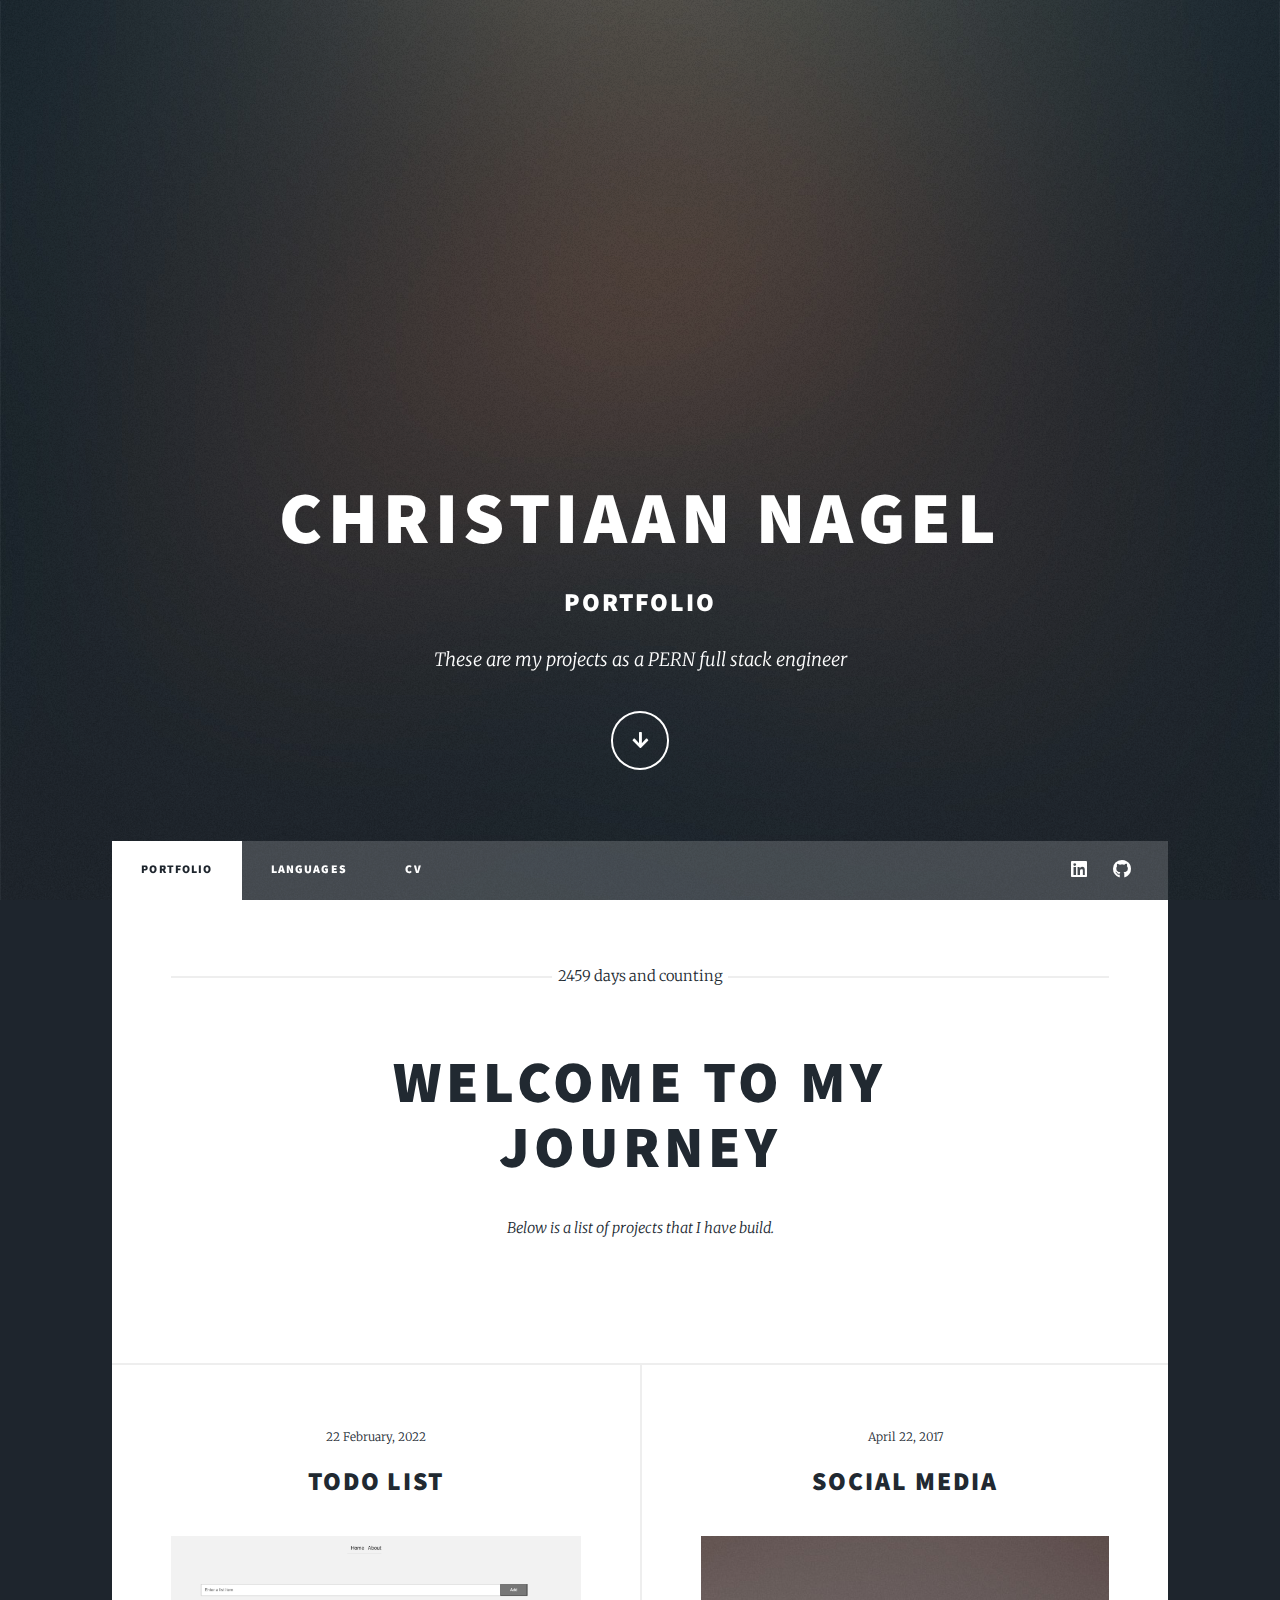
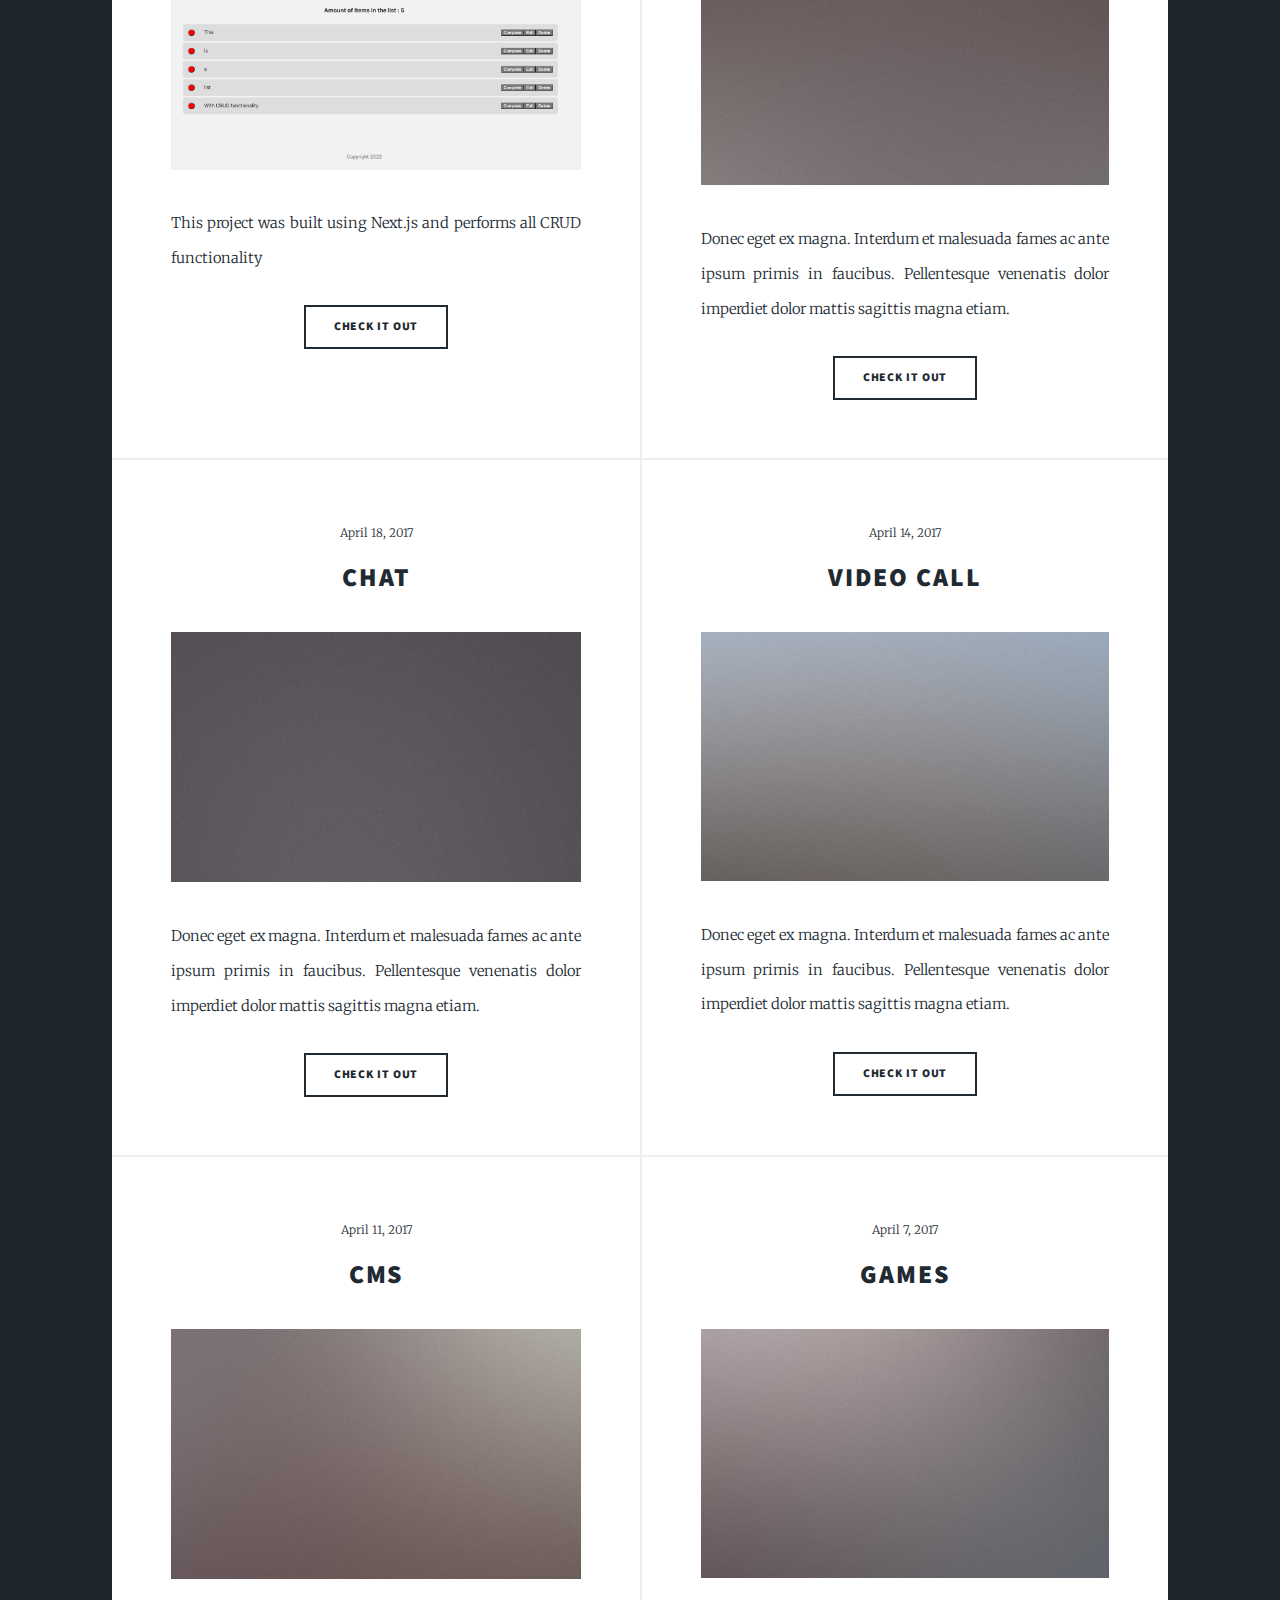
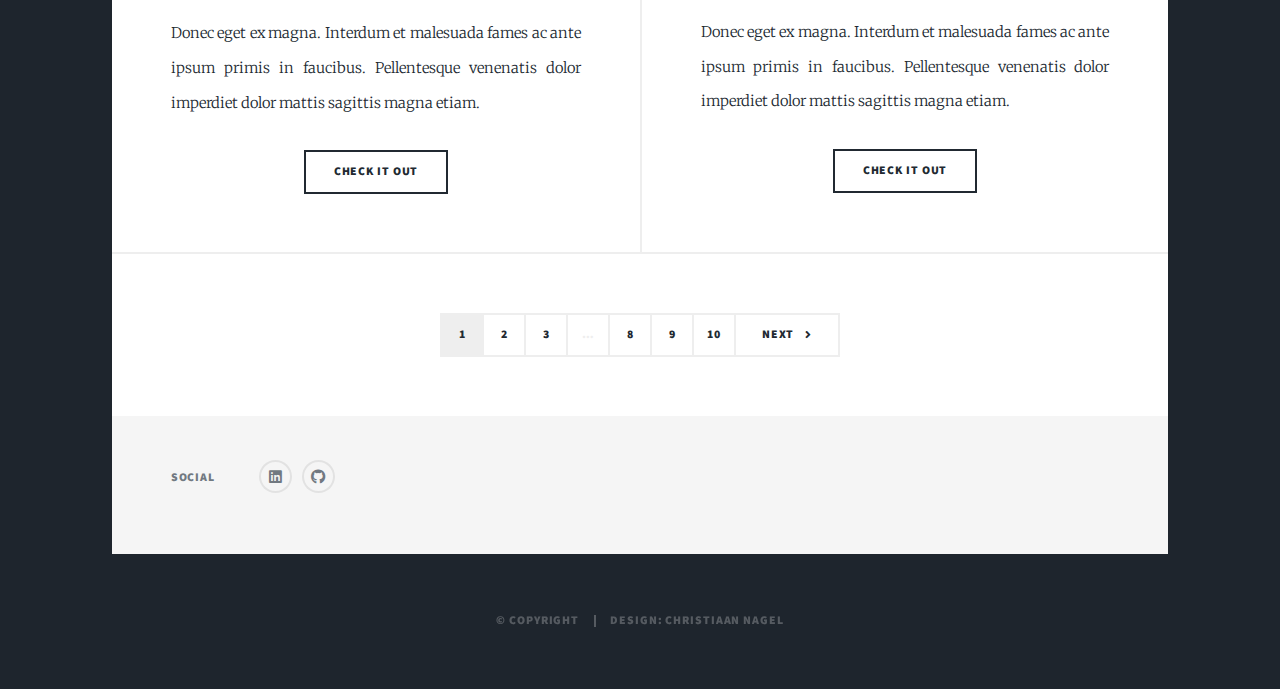
<file: index.html>
<!DOCTYPE HTML>

<html>
	<head>
		<title>Christiaan Nagel's Portfolio</title>
		<meta charset="utf-8" />
		<meta name="viewport" content="width=device-width, initial-scale=1, user-scalable=no" />
		<link rel="stylesheet" href="assets/css/main.css" />
		<noscript><link rel="stylesheet" href="assets/css/noscript.css" /></noscript>
	</head>
	<body class="is-preload">

		<!-- Wrapper -->
			<div id="wrapper" class="fade-in">

				<!-- Intro -->
					<div id="intro">
						<h1>CHristiaan Nagel</h1>
						<h2>Portfolio</h2>
						<p>These are my projects as a <em>PERN</em> full stack engineer</p>
						<ul class="actions">
							<li><a href="#header" class="button icon solid solo fa-arrow-down scrolly">Continue</a></li>
						</ul>
					</div>

				<!-- Header -->
					<header id="header">
						<a href="index.html" class="logo">My Portfolio</a>
					</header>

				<!-- Nav -->
					<nav id="nav">
						<ul class="links">
							<li class="active"><a href="index.html">Portfolio</a></li>
							<li><a href="generic.html">Languages</a></li>
							<li><a href="elements.html">CV</a></li>
						</ul>
						<ul class="icons">
							<li><a href="#" class="icon brands fa-linkedin"><span class="label">LinkedIn</span></a></li>
							<li><a href="#" class="icon brands fa-github"><span class="label">GitHub</span></a></li>
						</ul>
					</nav>

				<!-- Main -->
					<div id="main">

						<!-- Featured Post -->
							<article class="post featured">
								<header class="major">
								
									<script >
										window.onload = function() {
										const oneDay = 24 * 60 * 60 * 1000; // hours*minutes*seconds*milliseconds
										const firstDate = new Date(2019, 09, 30);
										const secondDate = new Date();

										const diffDays = Math.round(Math.abs((firstDate - secondDate) / oneDay));
										console.log(diffDays);
										document.getElementById('totalDays').innerHTML =  `${diffDays} days and counting`;
										}
									</script>
									<span class="date" id="totalDays"></span>
									<h2><a href="#">Welcome to my<br />
									journey</a></h2>
									<p>Below is a list of projects that I have build.</p>
								</header>
							</article>

						<!-- Posts -->
							<section class="posts">
								<article>
									<header>
										<span class="date">22 February, 2022</span>
										<h2><a href="https://christiaan-nagel-christiaannagel.vercel.app/">Todo List</a></h2>
									</header>
									<a href="https://christiaan-nagel-christiaannagel.vercel.app/" class="image fit"><img src="./images/Screenshot 2022-02-22 at 19.13.45.png" alt="" /></a>
									<p>This project was built using Next.js and performs all CRUD functionality</p>
									<ul class="actions special">
										<li><a href="https://christiaan-nagel-christiaannagel.vercel.app/" class="button">Check it out</a></li>
									</ul>
								</article>
								<article>
									<header>
										<span class="date">April 22, 2017</span>
										<h2><a href="#">Social media</a></h2>
									</header>
									<a href="#" class="image fit"><img src="images/pic03.jpg" alt="" /></a>
									<p>Donec eget ex magna. Interdum et malesuada fames ac ante ipsum primis in faucibus. Pellentesque venenatis dolor imperdiet dolor mattis sagittis magna etiam.</p>
									<ul class="actions special">
										<li><a href="#" class="button">Check it out</a></li>
									</ul>
								</article>
								<article>
									<header>
										<span class="date">April 18, 2017</span>
										<h2><a href="#">Chat</a></h2>
									</header>
									<a href="#" class="image fit"><img src="images/pic04.jpg" alt="" /></a>
									<p>Donec eget ex magna. Interdum et malesuada fames ac ante ipsum primis in faucibus. Pellentesque venenatis dolor imperdiet dolor mattis sagittis magna etiam.</p>
									<ul class="actions special">
										<li><a href="#" class="button">Check it out</a></li>
									</ul>
								</article>
								<article>
									<header>
										<span class="date">April 14, 2017</span>
										<h2><a href="#">Video Call</a></h2>
									</header>
									<a href="#" class="image fit"><img src="images/pic05.jpg" alt="" /></a>
									<p>Donec eget ex magna. Interdum et malesuada fames ac ante ipsum primis in faucibus. Pellentesque venenatis dolor imperdiet dolor mattis sagittis magna etiam.</p>
									<ul class="actions special">
										<li><a href="#" class="button">Check it out</a></li>
									</ul>
								</article>
								<article>
									<header>
										<span class="date">April 11, 2017</span>
										<h2><a href="#">CMS</a></h2>
									</header>
									<a href="#" class="image fit"><img src="images/pic06.jpg" alt="" /></a>
									<p>Donec eget ex magna. Interdum et malesuada fames ac ante ipsum primis in faucibus. Pellentesque venenatis dolor imperdiet dolor mattis sagittis magna etiam.</p>
									<ul class="actions special">
										<li><a href="#" class="button">Check it out</a></li>
									</ul>
								</article>
								<article>
									<header>
										<span class="date">April 7, 2017</span>
										<h2><a href="#">Games</a></h2>
									</header>
									<a href="#" class="image fit"><img src="images/pic07.jpg" alt="" /></a>
									<p>Donec eget ex magna. Interdum et malesuada fames ac ante ipsum primis in faucibus. Pellentesque venenatis dolor imperdiet dolor mattis sagittis magna etiam.</p>
									<ul class="actions special">
										<li><a href="#" class="button">Check it out</a></li>
									</ul>
								</article>
							</section>

						<!-- Footer -->
							<footer>
								<div class="pagination">
									<!--<a href="#" class="previous">Prev</a>-->
									<a href="#" class="page active">1</a>
									<a href="#" class="page">2</a>
									<a href="#" class="page">3</a>
									<span class="extra">&hellip;</span>
									<a href="#" class="page">8</a>
									<a href="#" class="page">9</a>
									<a href="#" class="page">10</a>
									<a href="#" class="next">Next</a>
								</div>
							</footer>

					</div>

				<!-- Footer -->
					<footer id="footer">
								<section class="split contact">
									<section>
										<h3>Social</h3>
										<ul class="icons alt">
											<li><a href="#" class="icon brands alt fa-linkedin"><span class="label">LinkedIn</span></a></li>
											<li><a href="#" class="icon brands alt fa-github"><span class="label">GitHub</span></a></li>
										</ul>
									</section>
								</section>
					</footer>

				<!-- Copyright -->
					<div id="copyright">
						<ul><li>&copy; Copyright</li><li>Design: Christiaan Nagel</li></ul>
					</div>

			</div>

		<!-- Scripts -->
			<script src="assets/js/jquery.min.js"></script>
			<script src="assets/js/jquery.scrollex.min.js"></script>
			<script src="assets/js/jquery.scrolly.min.js"></script>
			<script src="assets/js/browser.min.js"></script>
			<script src="assets/js/breakpoints.min.js"></script>
			<script src="assets/js/util.js"></script>
			<script src="assets/js/main.js"></script>

	</body>
</html>
</file>
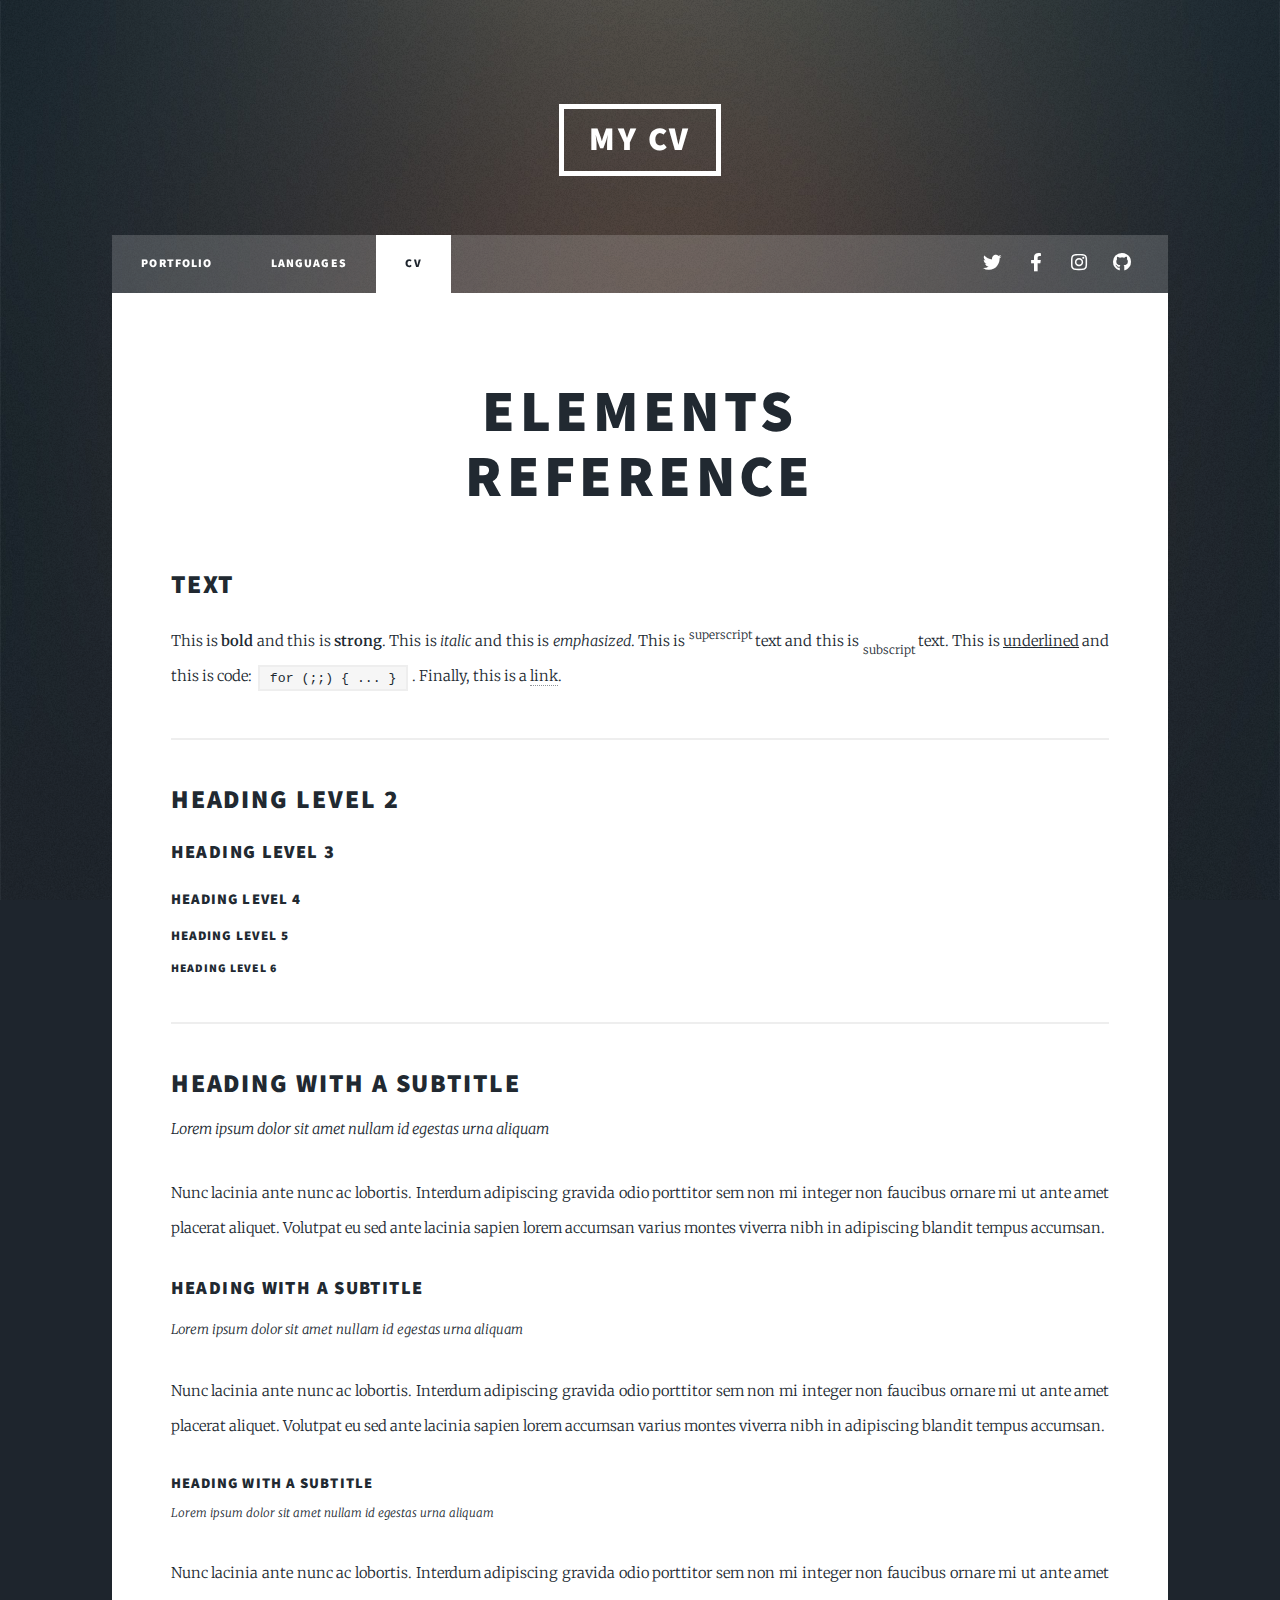
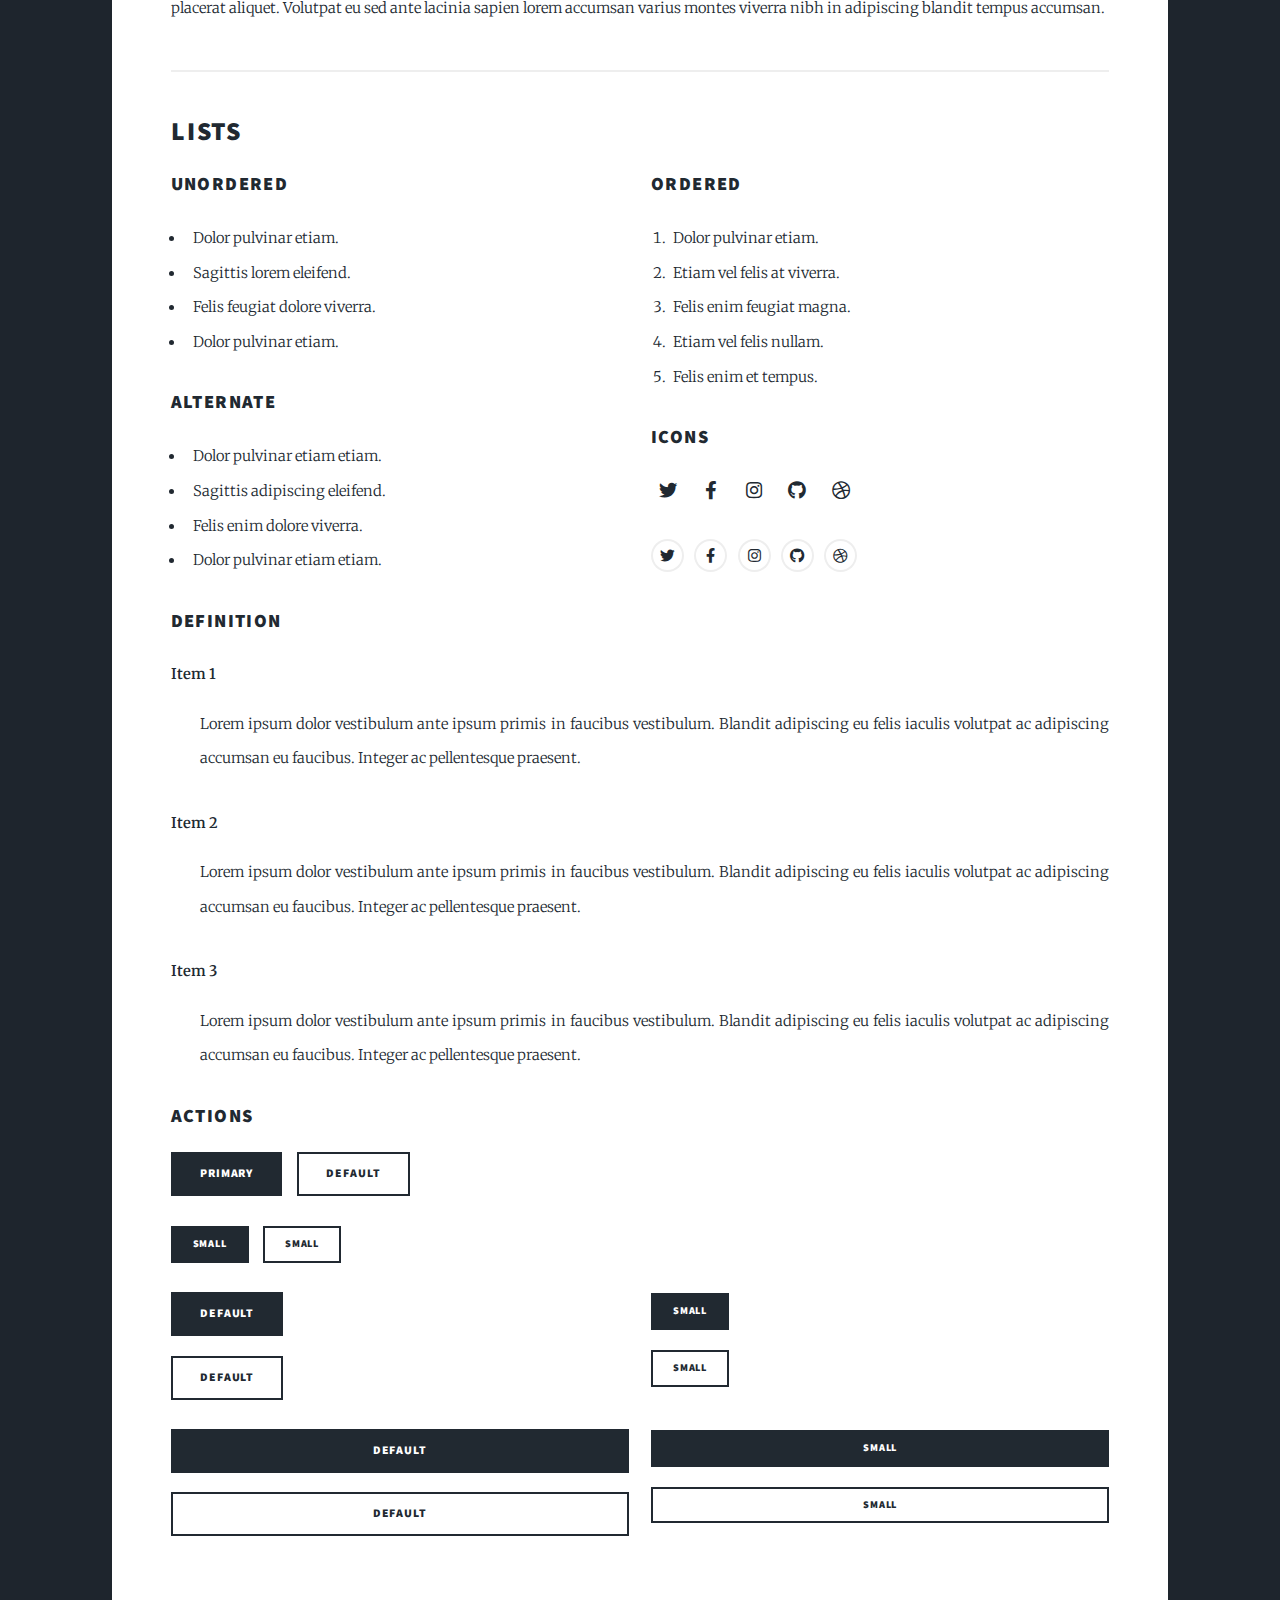
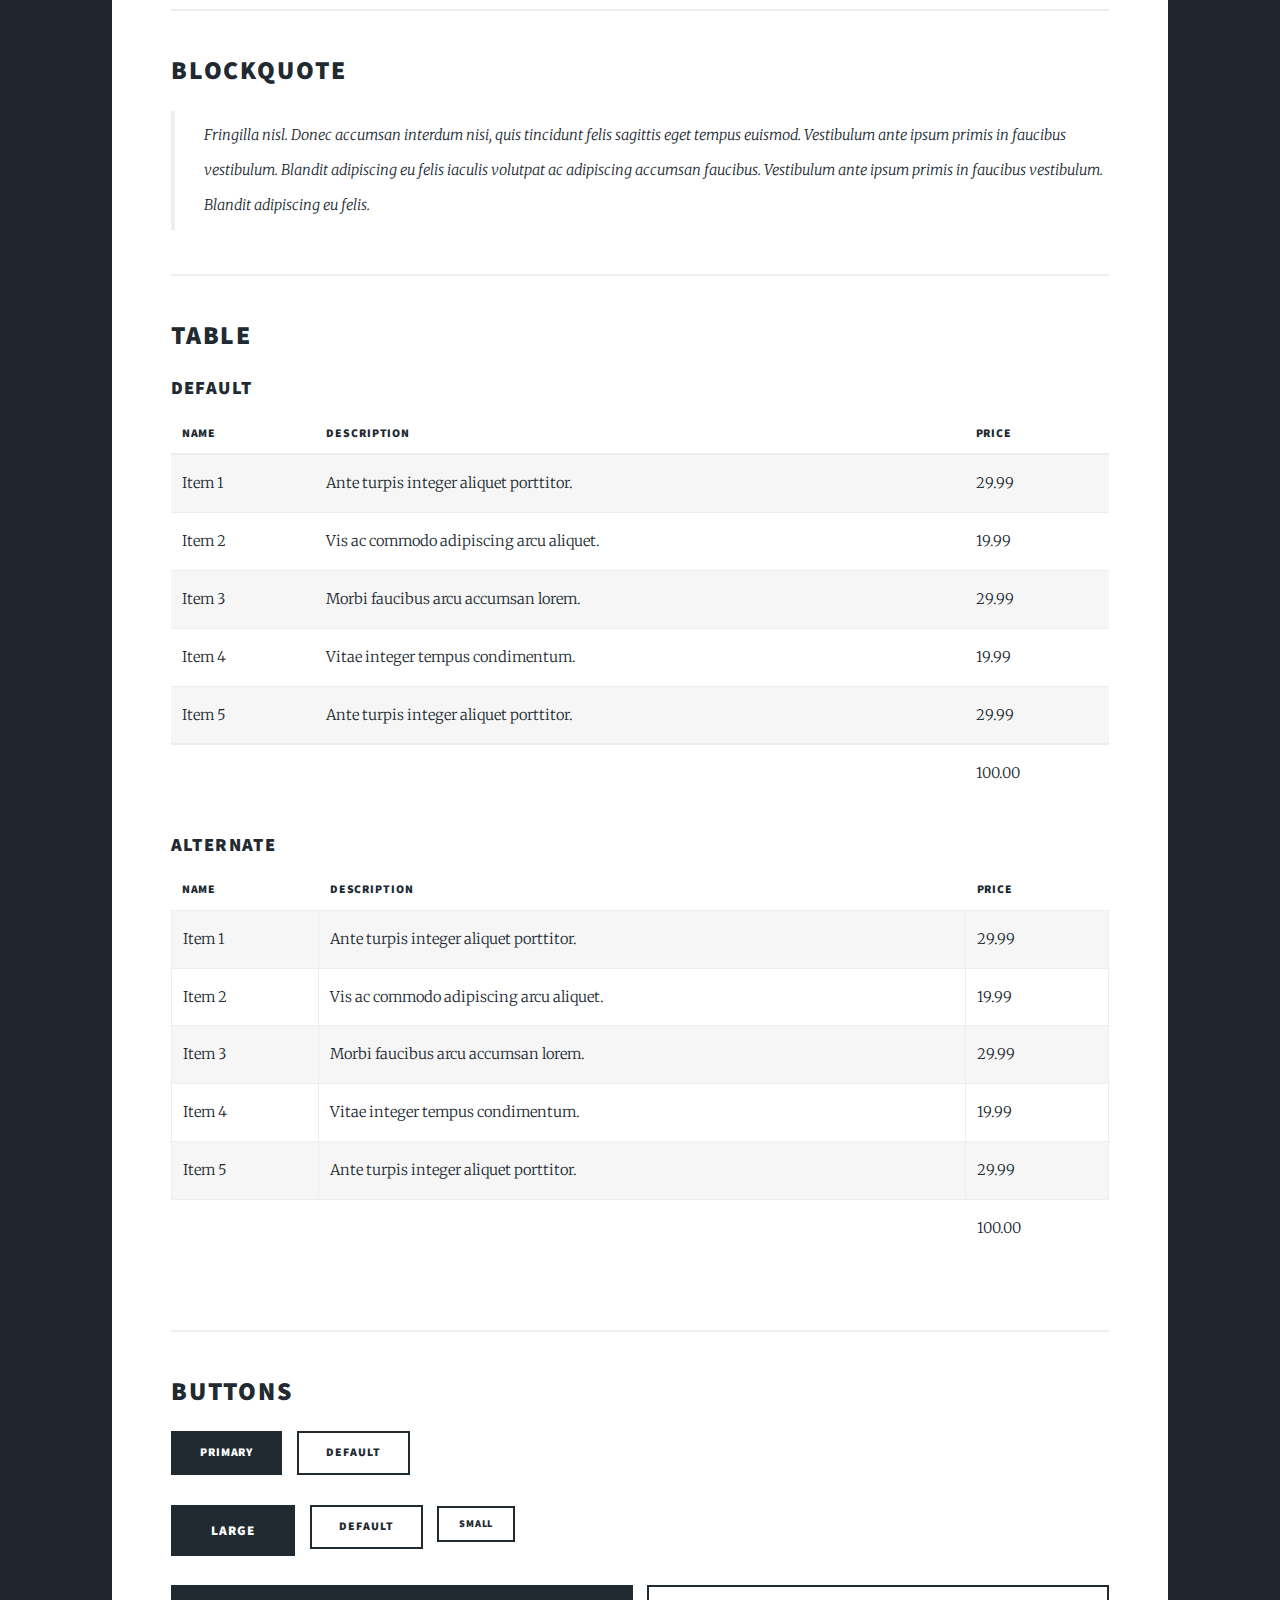
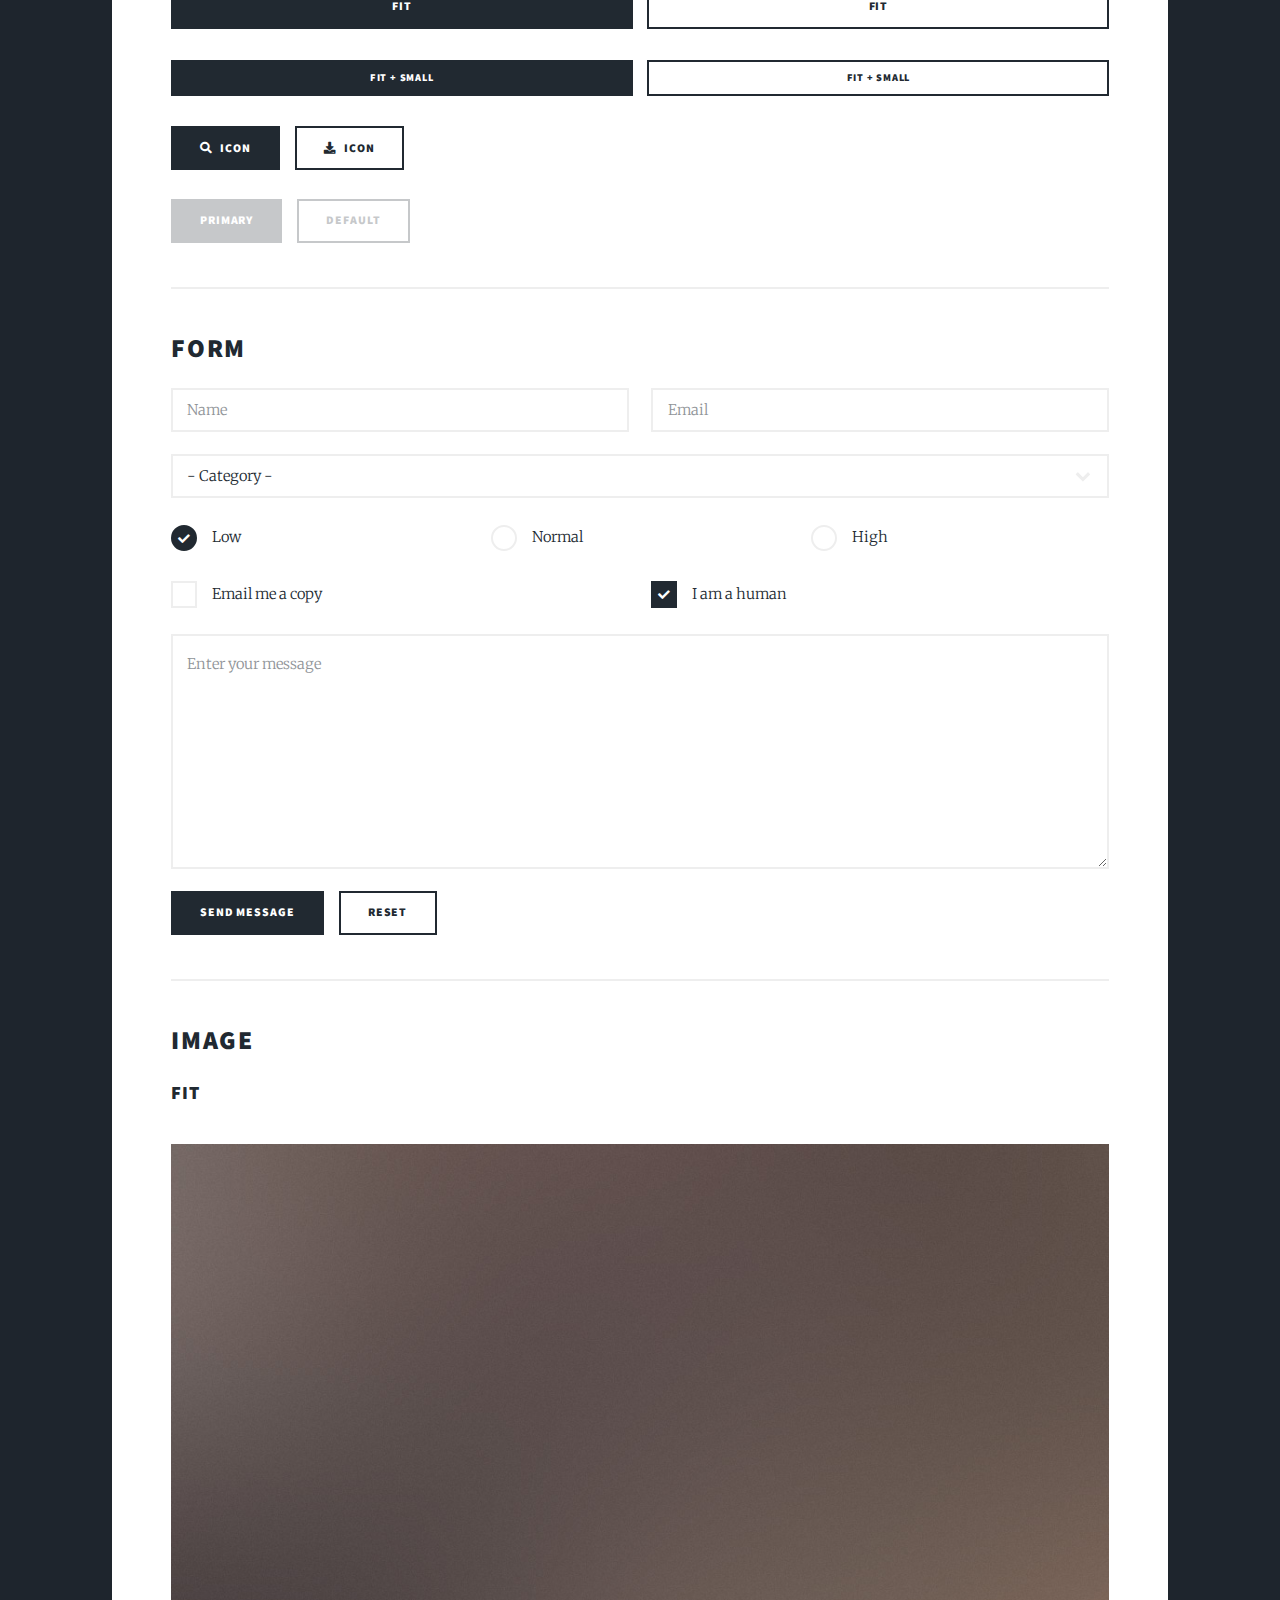
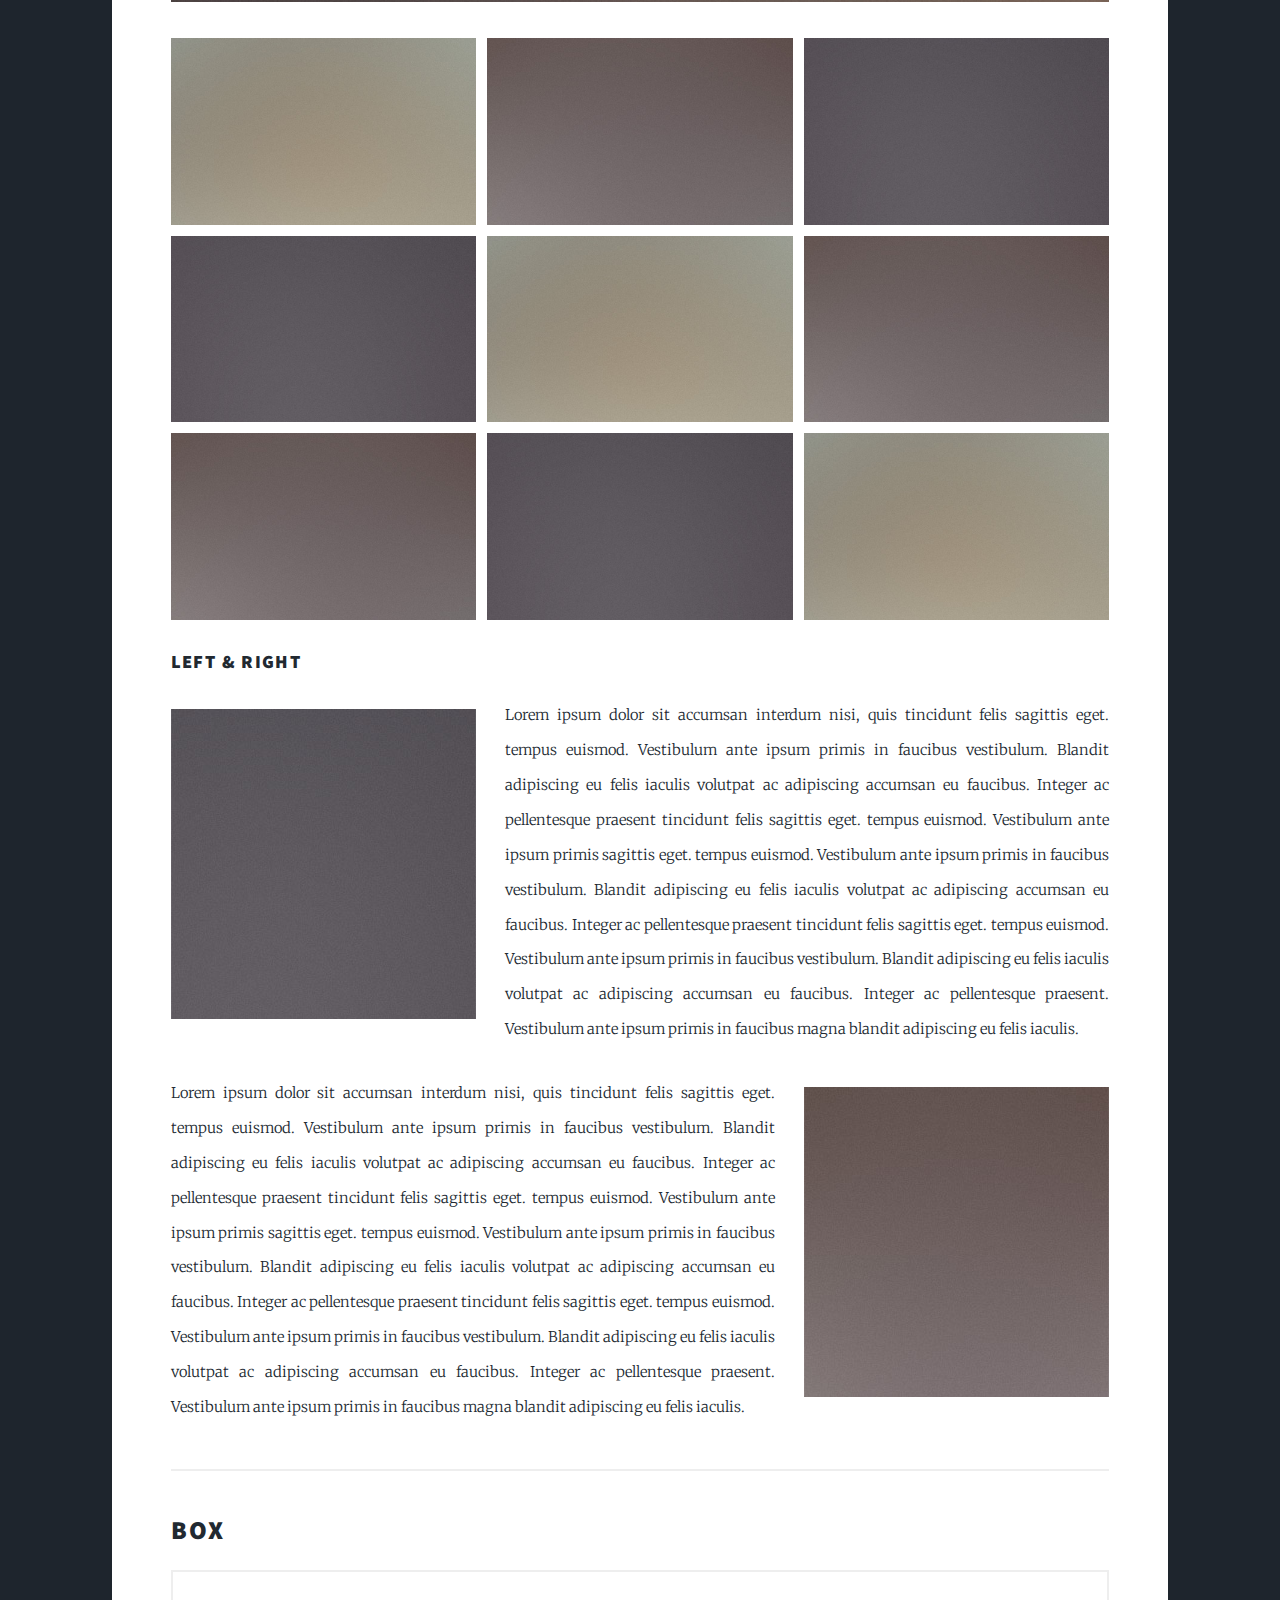
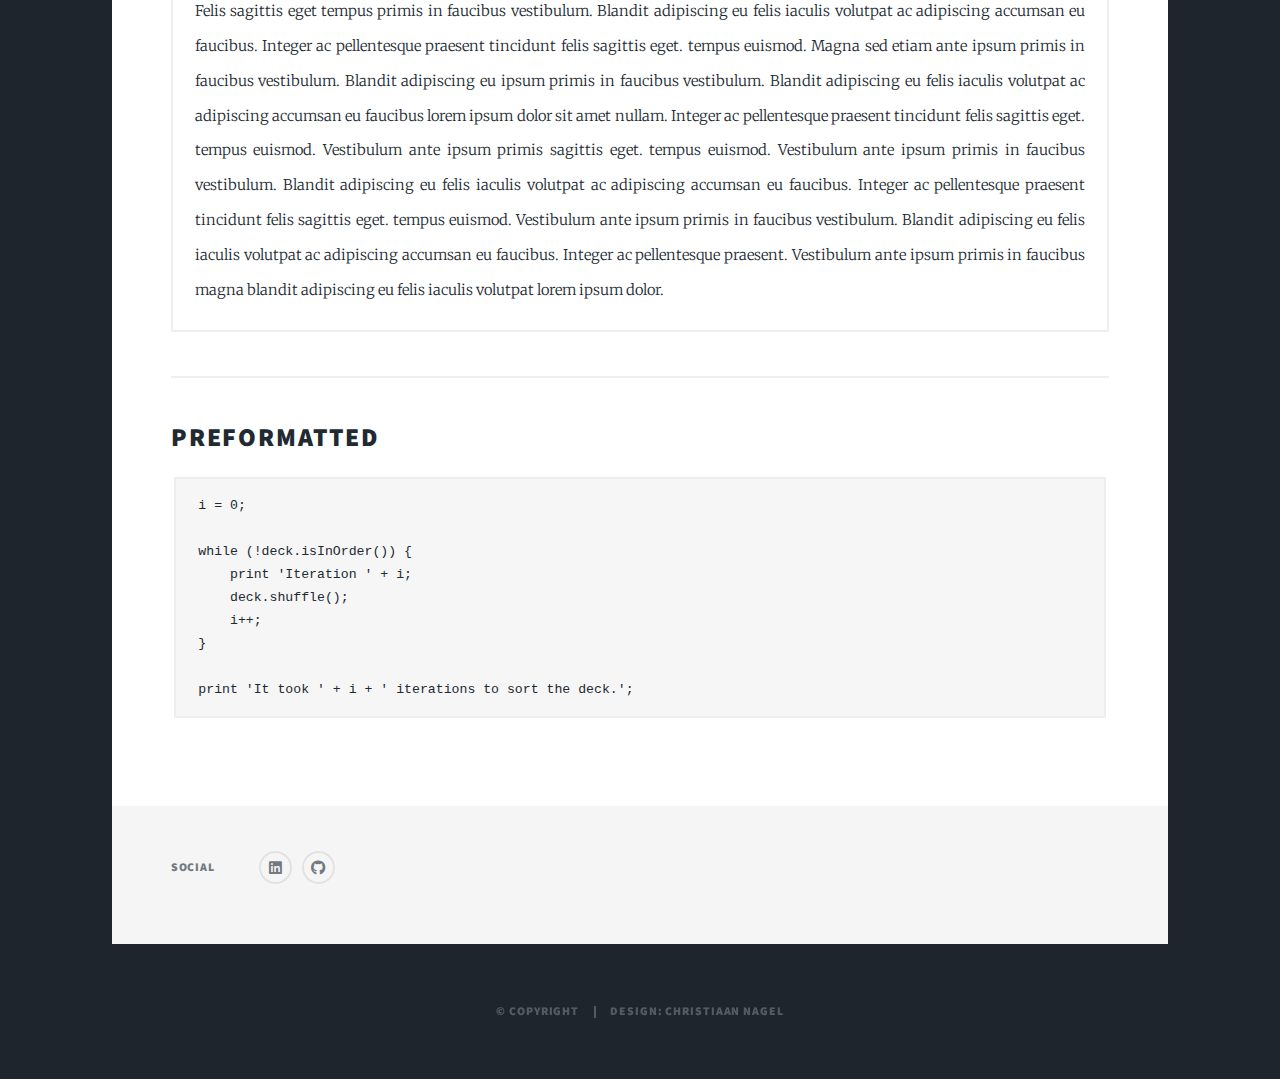
<file: elements.html>
<!DOCTYPE HTML>
<!--
	Massively by HTML5 UP
	html5up.net | @ajlkn
	Free for personal and commercial use under the CCA 3.0 license (html5up.net/license)
-->
<html>
	<head>
		<title>Elements Reference - Massively by HTML5 UP</title>
		<meta charset="utf-8" />
		<meta name="viewport" content="width=device-width, initial-scale=1, user-scalable=no" />
		<link rel="stylesheet" href="assets/css/main.css" />
		<noscript><link rel="stylesheet" href="assets/css/noscript.css" /></noscript>
	</head>
	<body class="is-preload">

		<!-- Wrapper -->
			<div id="wrapper">

				<!-- Header -->
					<header id="header">
						<a href="index.html" class="logo">My CV</a>
					</header>

				<!-- Nav -->
					<nav id="nav">
						<ul class="links">
							<li><a href="index.html">Portfolio</a></li>
							<li><a href="generic.html">Languages</a></li>
							<li class="active"><a href="elements.html">CV</a></li>
						</ul>
						<ul class="icons">
							<li><a href="#" class="icon brands fa-twitter"><span class="label">Twitter</span></a></li>
							<li><a href="#" class="icon brands fa-facebook-f"><span class="label">Facebook</span></a></li>
							<li><a href="#" class="icon brands fa-instagram"><span class="label">Instagram</span></a></li>
							<li><a href="#" class="icon brands fa-github"><span class="label">GitHub</span></a></li>
						</ul>
					</nav>

				<!-- Main -->
					<div id="main">

						<!-- Post -->
							<section class="post">
								<header class="major">
									<h1>Elements<br />
									Reference</h1>
								</header>

								<!-- Text stuff -->
									<h2>Text</h2>
									<p>This is <b>bold</b> and this is <strong>strong</strong>. This is <i>italic</i> and this is <em>emphasized</em>.
									This is <sup>superscript</sup> text and this is <sub>subscript</sub> text.
									This is <u>underlined</u> and this is code: <code>for (;;) { ... }</code>.
									Finally, this is a <a href="#">link</a>.</p>
									<hr />
									<h2>Heading Level 2</h2>
									<h3>Heading Level 3</h3>
									<h4>Heading Level 4</h4>
									<h5>Heading Level 5</h5>
									<h6>Heading Level 6</h6>
									<hr />
									<header>
										<h2>Heading with a Subtitle</h2>
										<p>Lorem ipsum dolor sit amet nullam id egestas urna aliquam</p>
									</header>
									<p>Nunc lacinia ante nunc ac lobortis. Interdum adipiscing gravida odio porttitor sem non mi integer non faucibus ornare mi ut ante amet placerat aliquet. Volutpat eu sed ante lacinia sapien lorem accumsan varius montes viverra nibh in adipiscing blandit tempus accumsan.</p>
									<header>
										<h3>Heading with a Subtitle</h3>
										<p>Lorem ipsum dolor sit amet nullam id egestas urna aliquam</p>
									</header>
									<p>Nunc lacinia ante nunc ac lobortis. Interdum adipiscing gravida odio porttitor sem non mi integer non faucibus ornare mi ut ante amet placerat aliquet. Volutpat eu sed ante lacinia sapien lorem accumsan varius montes viverra nibh in adipiscing blandit tempus accumsan.</p>
									<header>
										<h4>Heading with a Subtitle</h4>
										<p>Lorem ipsum dolor sit amet nullam id egestas urna aliquam</p>
									</header>
									<p>Nunc lacinia ante nunc ac lobortis. Interdum adipiscing gravida odio porttitor sem non mi integer non faucibus ornare mi ut ante amet placerat aliquet. Volutpat eu sed ante lacinia sapien lorem accumsan varius montes viverra nibh in adipiscing blandit tempus accumsan.</p>

									<hr />

								<!-- Lists -->
									<h2>Lists</h2>
									<div class="row">
										<div class="col-6 col-12-small">

											<h3>Unordered</h3>
											<ul>
												<li>Dolor pulvinar etiam.</li>
												<li>Sagittis lorem eleifend.</li>
												<li>Felis feugiat dolore viverra.</li>
												<li>Dolor pulvinar etiam.</li>
											</ul>

											<h3>Alternate</h3>
											<ul class="alt">
												<li>Dolor pulvinar etiam etiam.</li>
												<li>Sagittis adipiscing eleifend.</li>
												<li>Felis enim dolore viverra.</li>
												<li>Dolor pulvinar etiam etiam.</li>
											</ul>

										</div>
										<div class="col-6 col-12-small">

											<h3>Ordered</h3>
											<ol>
												<li>Dolor pulvinar etiam.</li>
												<li>Etiam vel felis at viverra.</li>
												<li>Felis enim feugiat magna.</li>
												<li>Etiam vel felis nullam.</li>
												<li>Felis enim et tempus.</li>
											</ol>

											<h3>Icons</h3>
											<ul class="icons">
												<li><a href="#" class="icon brands fa-twitter"><span class="label">Twitter</span></a></li>
												<li><a href="#" class="icon brands fa-facebook-f"><span class="label">Facebook</span></a></li>
												<li><a href="#" class="icon brands fa-instagram"><span class="label">Instagram</span></a></li>
												<li><a href="#" class="icon brands fa-github"><span class="label">Github</span></a></li>
												<li><a href="#" class="icon brands fa-dribbble"><span class="label">Dribbble</span></a></li>
											</ul>
											<ul class="icons alt">
												<li><a href="#" class="icon brands alt fa-twitter"><span class="label">Twitter</span></a></li>
												<li><a href="#" class="icon brands alt fa-facebook-f"><span class="label">Facebook</span></a></li>
												<li><a href="#" class="icon brands alt fa-instagram"><span class="label">Instagram</span></a></li>
												<li><a href="#" class="icon brands alt fa-github"><span class="label">Github</span></a></li>
												<li><a href="#" class="icon brands alt fa-dribbble"><span class="label">Dribbble</span></a></li>
											</ul>

										</div>
									</div>
									<h3>Definition</h3>
									<dl>
										<dt>Item 1</dt>
										<dd>
											<p>Lorem ipsum dolor vestibulum ante ipsum primis in faucibus vestibulum. Blandit adipiscing eu felis iaculis volutpat ac adipiscing accumsan eu faucibus. Integer ac pellentesque praesent.</p>
										</dd>
										<dt>Item 2</dt>
										<dd>
											<p>Lorem ipsum dolor vestibulum ante ipsum primis in faucibus vestibulum. Blandit adipiscing eu felis iaculis volutpat ac adipiscing accumsan eu faucibus. Integer ac pellentesque praesent.</p>
										</dd>
										<dt>Item 3</dt>
										<dd>
											<p>Lorem ipsum dolor vestibulum ante ipsum primis in faucibus vestibulum. Blandit adipiscing eu felis iaculis volutpat ac adipiscing accumsan eu faucibus. Integer ac pellentesque praesent.</p>
										</dd>
									</dl>

									<h3>Actions</h3>
									<ul class="actions">
										<li><a href="#" class="button primary">Primary</a></li>
										<li><a href="#" class="button">Default</a></li>
									</ul>
									<ul class="actions small">
										<li><a href="#" class="button primary small">Small</a></li>
										<li><a href="#" class="button small">Small</a></li>
									</ul>
									<div class="row">
										<div class="col-6 col-12-small">
											<ul class="actions stacked">
												<li><a href="#" class="button primary">Default</a></li>
												<li><a href="#" class="button">Default</a></li>
											</ul>
										</div>
										<div class="col-6 col-12-small">
											<ul class="actions stacked">
												<li><a href="#" class="button primary small">Small</a></li>
												<li><a href="#" class="button small">Small</a></li>
											</ul>
										</div>
									</div>
									<div class="row">
										<div class="col-6 col-12-small">
											<ul class="actions stacked">
												<li><a href="#" class="button primary fit">Default</a></li>
												<li><a href="#" class="button fit">Default</a></li>
											</ul>
										</div>
										<div class="col-6 col-12-small">
											<ul class="actions stacked">
												<li><a href="#" class="button primary small fit">Small</a></li>
												<li><a href="#" class="button small fit">Small</a></li>
											</ul>
										</div>
									</div>

									<hr />

								<!-- Blockquote -->
									<h2>Blockquote</h2>
									<blockquote>Fringilla nisl. Donec accumsan interdum nisi, quis tincidunt felis sagittis eget tempus euismod. Vestibulum ante ipsum primis in faucibus vestibulum. Blandit adipiscing eu felis iaculis volutpat ac adipiscing accumsan faucibus. Vestibulum ante ipsum primis in faucibus vestibulum. Blandit adipiscing eu felis.</blockquote>

									<hr />

								<!-- Table -->
									<h2>Table</h2>

									<h3>Default</h3>
									<div class="table-wrapper">
										<table>
											<thead>
												<tr>
													<th>Name</th>
													<th>Description</th>
													<th>Price</th>
												</tr>
											</thead>
											<tbody>
												<tr>
													<td>Item 1</td>
													<td>Ante turpis integer aliquet porttitor.</td>
													<td>29.99</td>
												</tr>
												<tr>
													<td>Item 2</td>
													<td>Vis ac commodo adipiscing arcu aliquet.</td>
													<td>19.99</td>
												</tr>
												<tr>
													<td>Item 3</td>
													<td> Morbi faucibus arcu accumsan lorem.</td>
													<td>29.99</td>
												</tr>
												<tr>
													<td>Item 4</td>
													<td>Vitae integer tempus condimentum.</td>
													<td>19.99</td>
												</tr>
												<tr>
													<td>Item 5</td>
													<td>Ante turpis integer aliquet porttitor.</td>
													<td>29.99</td>
												</tr>
											</tbody>
											<tfoot>
												<tr>
													<td colspan="2"></td>
													<td>100.00</td>
												</tr>
											</tfoot>
										</table>
									</div>

									<h3>Alternate</h3>
									<div class="table-wrapper">
										<table class="alt">
											<thead>
												<tr>
													<th>Name</th>
													<th>Description</th>
													<th>Price</th>
												</tr>
											</thead>
											<tbody>
												<tr>
													<td>Item 1</td>
													<td>Ante turpis integer aliquet porttitor.</td>
													<td>29.99</td>
												</tr>
												<tr>
													<td>Item 2</td>
													<td>Vis ac commodo adipiscing arcu aliquet.</td>
													<td>19.99</td>
												</tr>
												<tr>
													<td>Item 3</td>
													<td> Morbi faucibus arcu accumsan lorem.</td>
													<td>29.99</td>
												</tr>
												<tr>
													<td>Item 4</td>
													<td>Vitae integer tempus condimentum.</td>
													<td>19.99</td>
												</tr>
												<tr>
													<td>Item 5</td>
													<td>Ante turpis integer aliquet porttitor.</td>
													<td>29.99</td>
												</tr>
											</tbody>
											<tfoot>
												<tr>
													<td colspan="2"></td>
													<td>100.00</td>
												</tr>
											</tfoot>
										</table>
									</div>

									<hr />

								<!-- Buttons -->
									<h2>Buttons</h2>
									<ul class="actions">
										<li><a href="#" class="button primary">Primary</a></li>
										<li><a href="#" class="button">Default</a></li>
									</ul>
									<ul class="actions">
										<li><a href="#" class="button primary large">Large</a></li>
										<li><a href="#" class="button">Default</a></li>
										<li><a href="#" class="button small">Small</a></li>
									</ul>
									<ul class="actions fit">
										<li><a href="#" class="button primary fit">Fit</a></li>
										<li><a href="#" class="button fit">Fit</a></li>
									</ul>
									<ul class="actions fit small">
										<li><a href="#" class="button primary fit small">Fit + Small</a></li>
										<li><a href="#" class="button fit small">Fit + Small</a></li>
									</ul>
									<ul class="actions">
										<li><a href="#" class="button primary icon solid fa-search">Icon</a></li>
										<li><a href="#" class="button icon solid fa-download">Icon</a></li>
									</ul>
									<ul class="actions">
										<li><span class="button primary disabled">Primary</span></li>
										<li><span class="button disabled">Default</span></li>
									</ul>

									<hr />

								<!-- Form -->
									<h2>Form</h2>

									<form method="post" action="#">
										<div class="row gtr-uniform">
											<div class="col-6 col-12-xsmall">
												<input type="text" name="demo-name" id="demo-name" value="" placeholder="Name" />
											</div>
											<div class="col-6 col-12-xsmall">
												<input type="email" name="demo-email" id="demo-email" value="" placeholder="Email" />
											</div>
											<!-- Break -->
											<div class="col-12">
												<select name="demo-category" id="demo-category">
													<option value="">- Category -</option>
													<option value="1">Manufacturing</option>
													<option value="1">Shipping</option>
													<option value="1">Administration</option>
													<option value="1">Human Resources</option>
												</select>
											</div>
											<!-- Break -->
											<div class="col-4 col-12-small">
												<input type="radio" id="demo-priority-low" name="demo-priority" checked>
												<label for="demo-priority-low">Low</label>
											</div>
											<div class="col-4 col-12-small">
												<input type="radio" id="demo-priority-normal" name="demo-priority">
												<label for="demo-priority-normal">Normal</label>
											</div>
											<div class="col-4 col-12-small">
												<input type="radio" id="demo-priority-high" name="demo-priority">
												<label for="demo-priority-high">High</label>
											</div>
											<!-- Break -->
											<div class="col-6 col-12-small">
												<input type="checkbox" id="demo-copy" name="demo-copy">
												<label for="demo-copy">Email me a copy</label>
											</div>
											<div class="col-6 col-12-small">
												<input type="checkbox" id="demo-human" name="demo-human" checked>
												<label for="demo-human">I am a human</label>
											</div>
											<!-- Break -->
											<div class="col-12">
												<textarea name="demo-message" id="demo-message" placeholder="Enter your message" rows="6"></textarea>
											</div>
											<!-- Break -->
											<div class="col-12">
												<ul class="actions">
													<li><input type="submit" value="Send Message" class="primary" /></li>
													<li><input type="reset" value="Reset" /></li>
												</ul>
											</div>
										</div>
									</form>

									<hr />

								<!-- Image -->
									<h2>Image</h2>

									<h3>Fit</h3>
									<span class="image fit"><img src="images/pic01.jpg" alt="" /></span>
									<div class="box alt">
										<div class="row gtr-50 gtr-uniform">
											<div class="col-4"><span class="image fit"><img src="images/pic02.jpg" alt="" /></span></div>
											<div class="col-4"><span class="image fit"><img src="images/pic03.jpg" alt="" /></span></div>
											<div class="col-4"><span class="image fit"><img src="images/pic04.jpg" alt="" /></span></div>
											<!-- Break -->
											<div class="col-4"><span class="image fit"><img src="images/pic04.jpg" alt="" /></span></div>
											<div class="col-4"><span class="image fit"><img src="images/pic02.jpg" alt="" /></span></div>
											<div class="col-4"><span class="image fit"><img src="images/pic03.jpg" alt="" /></span></div>
											<!-- Break -->
											<div class="col-4"><span class="image fit"><img src="images/pic03.jpg" alt="" /></span></div>
											<div class="col-4"><span class="image fit"><img src="images/pic04.jpg" alt="" /></span></div>
											<div class="col-4"><span class="image fit"><img src="images/pic02.jpg" alt="" /></span></div>
										</div>
									</div>

									<h3>Left &amp; Right</h3>
									<p><span class="image left"><img src="images/pic08.jpg" alt="" /></span>Lorem ipsum dolor sit accumsan interdum nisi, quis tincidunt felis sagittis eget. tempus euismod. Vestibulum ante ipsum primis in faucibus vestibulum. Blandit adipiscing eu felis iaculis volutpat ac adipiscing accumsan eu faucibus. Integer ac pellentesque praesent tincidunt felis sagittis eget. tempus euismod. Vestibulum ante ipsum primis sagittis eget. tempus euismod. Vestibulum ante ipsum primis in faucibus vestibulum. Blandit adipiscing eu felis iaculis volutpat ac adipiscing accumsan eu faucibus. Integer ac pellentesque praesent tincidunt felis sagittis eget. tempus euismod. Vestibulum ante ipsum primis in faucibus vestibulum. Blandit adipiscing eu felis iaculis volutpat ac adipiscing accumsan eu faucibus. Integer ac pellentesque praesent. Vestibulum ante ipsum primis in faucibus magna blandit adipiscing eu felis iaculis.</p>
									<p><span class="image right"><img src="images/pic09.jpg" alt="" /></span>Lorem ipsum dolor sit accumsan interdum nisi, quis tincidunt felis sagittis eget. tempus euismod. Vestibulum ante ipsum primis in faucibus vestibulum. Blandit adipiscing eu felis iaculis volutpat ac adipiscing accumsan eu faucibus. Integer ac pellentesque praesent tincidunt felis sagittis eget. tempus euismod. Vestibulum ante ipsum primis sagittis eget. tempus euismod. Vestibulum ante ipsum primis in faucibus vestibulum. Blandit adipiscing eu felis iaculis volutpat ac adipiscing accumsan eu faucibus. Integer ac pellentesque praesent tincidunt felis sagittis eget. tempus euismod. Vestibulum ante ipsum primis in faucibus vestibulum. Blandit adipiscing eu felis iaculis volutpat ac adipiscing accumsan eu faucibus. Integer ac pellentesque praesent. Vestibulum ante ipsum primis in faucibus magna blandit adipiscing eu felis iaculis.</p>

									<hr />

								<!-- Box -->
									<h2>Box</h2>
									<div class="box">
										<p>Felis sagittis eget tempus primis in faucibus vestibulum. Blandit adipiscing eu felis iaculis volutpat ac adipiscing accumsan eu faucibus. Integer ac pellentesque praesent tincidunt felis sagittis eget. tempus euismod. Magna sed etiam ante ipsum primis in faucibus vestibulum. Blandit adipiscing eu ipsum primis in faucibus vestibulum. Blandit adipiscing eu felis iaculis volutpat ac adipiscing accumsan eu faucibus lorem ipsum dolor sit amet nullam. Integer ac pellentesque praesent tincidunt felis sagittis eget. tempus euismod. Vestibulum ante ipsum primis sagittis eget. tempus euismod. Vestibulum ante ipsum primis in faucibus vestibulum. Blandit adipiscing eu felis iaculis volutpat ac adipiscing accumsan eu faucibus. Integer ac pellentesque praesent tincidunt felis sagittis eget. tempus euismod. Vestibulum ante ipsum primis in faucibus vestibulum. Blandit adipiscing eu felis iaculis volutpat ac adipiscing accumsan eu faucibus. Integer ac pellentesque praesent. Vestibulum ante ipsum primis in faucibus magna blandit adipiscing eu felis iaculis volutpat lorem ipsum dolor.</p>
									</div>

									<hr />

								<!-- Preformatted Code -->
									<h2>Preformatted</h2>
									<pre><code>i = 0;

while (!deck.isInOrder()) {
    print 'Iteration ' + i;
    deck.shuffle();
    i++;
}

print 'It took ' + i + ' iterations to sort the deck.';
</code></pre>

							</section>

					</div>

				<!-- Footer -->
					<footer id="footer">
						<section class="split contact">
							<section>
								<h3>Social</h3>
								<ul class="icons alt">
									<li><a href="#" class="icon brands alt fa-linkedin"><span class="label">LinkedIn</span></a></li>
									<li><a href="#" class="icon brands alt fa-github"><span class="label">GitHub</span></a></li>
								</ul>
							</section>
						</section>
					</footer>

				<!-- Copyright -->
					<div id="copyright">
						<ul><li>&copy; Copyright</li><li>Design: Christiaan Nagel</li></ul>
					</div>

			</div>

		<!-- Scripts -->
			<script src="assets/js/jquery.min.js"></script>
			<script src="assets/js/jquery.scrollex.min.js"></script>
			<script src="assets/js/jquery.scrolly.min.js"></script>
			<script src="assets/js/browser.min.js"></script>
			<script src="assets/js/breakpoints.min.js"></script>
			<script src="assets/js/util.js"></script>
			<script src="assets/js/main.js"></script>

	</body>
</html>
</file>
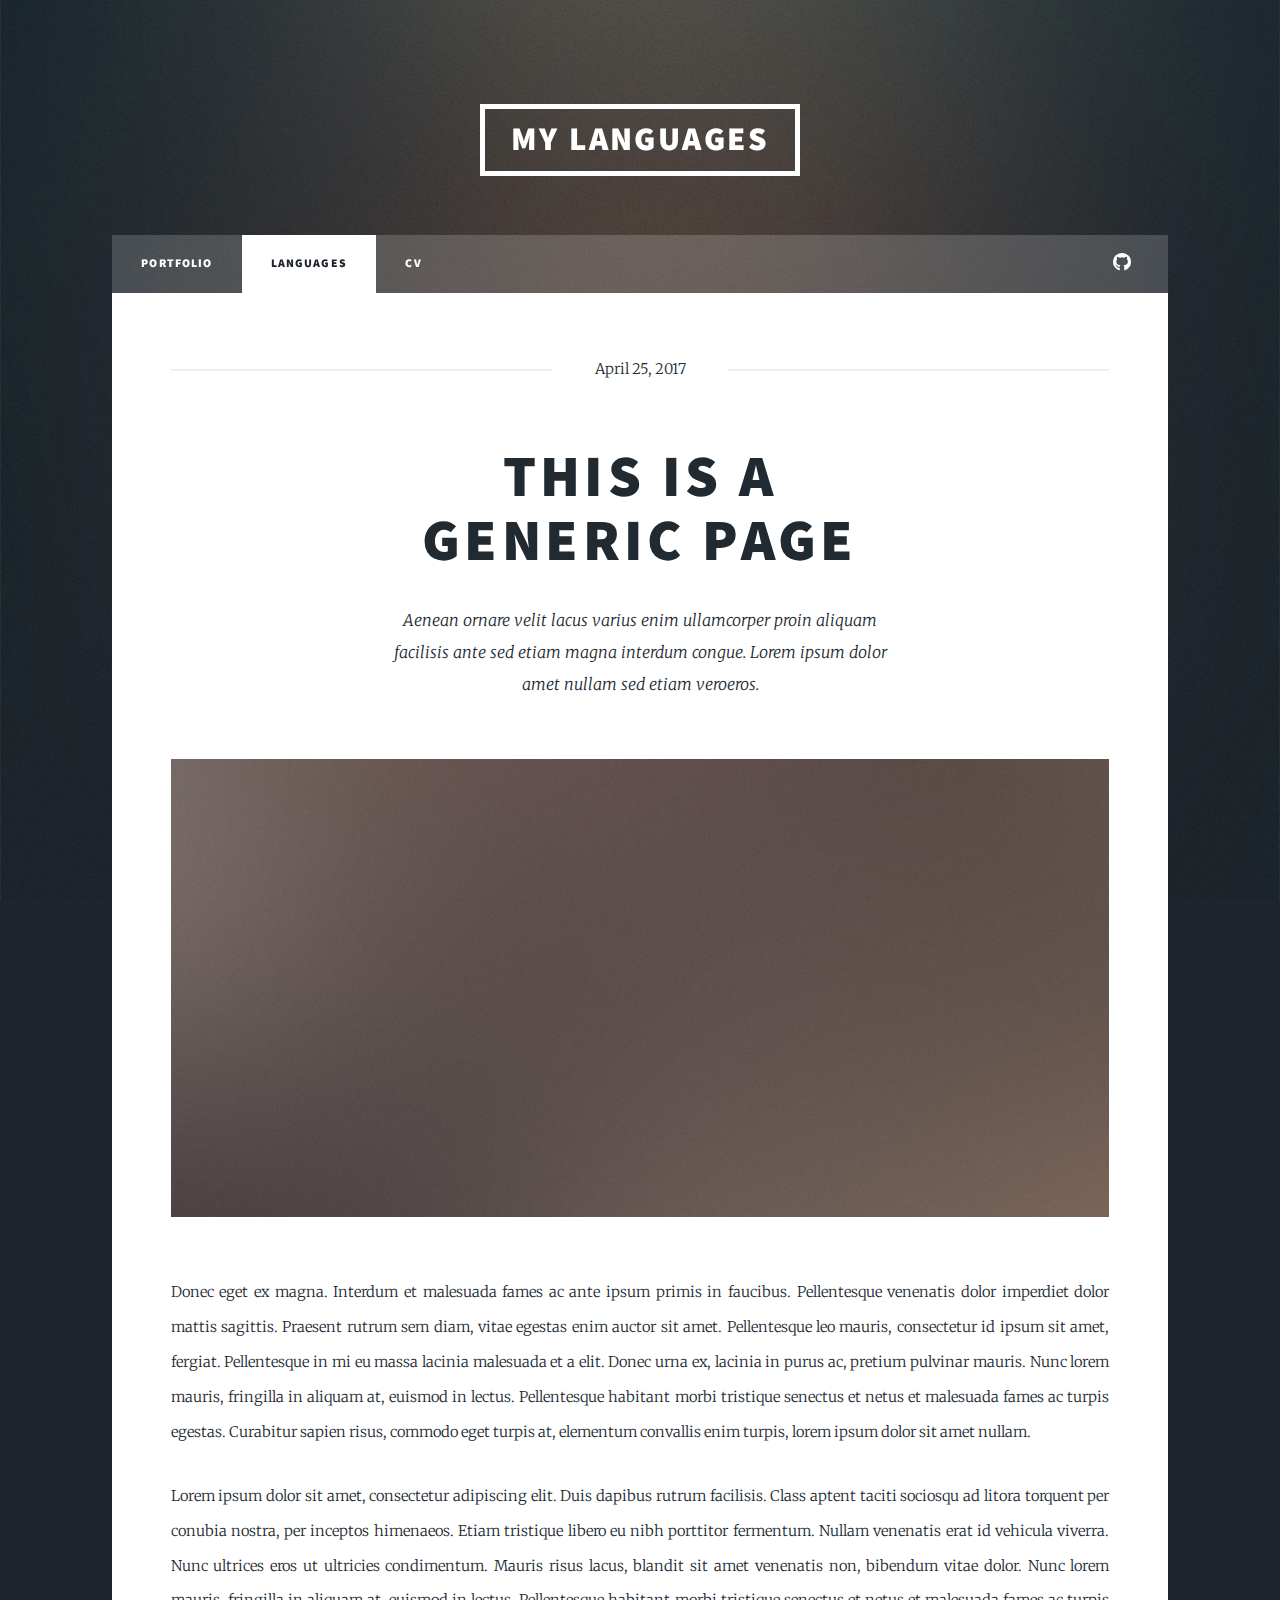
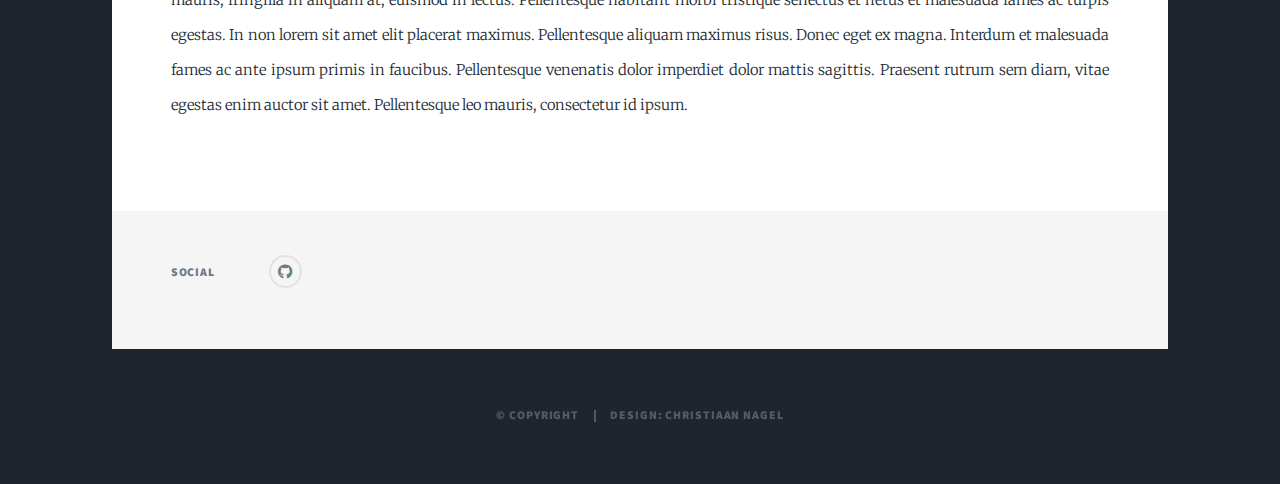
<file: generic.html>
<!DOCTYPE HTML>
<!--
	Massively by HTML5 UP
	html5up.net | @ajlkn
	Free for personal and commercial use under the CCA 3.0 license (html5up.net/license)
-->
<html>
	<head>
		<title>Generic Page - Massively by HTML5 UP</title>
		<meta charset="utf-8" />
		<meta name="viewport" content="width=device-width, initial-scale=1, user-scalable=no" />
		<link rel="stylesheet" href="assets/css/main.css" />
		<noscript><link rel="stylesheet" href="assets/css/noscript.css" /></noscript>
	</head>
	<body class="is-preload">

		<!-- Wrapper -->
			<div id="wrapper">

				<!-- Header -->
					<header id="header">
						<a href="index.html" class="logo">My Languages</a>
					</header>

				<!-- Nav -->
					<nav id="nav">
						<ul class="links">
							<li><a href="index.html">Portfolio</a></li>
							<li class="active"><a href="generic.html">Languages</a></li>
							<li><a href="elements.html">CV</a></li>
						</ul>
						<ul class="icons">
							<li><a href="https://www.linkedin.com/in/christiaan-johannes-nagel-50643153/" class="icon brands alt fa-linkedIn"><span class="label">LinkedIn</span></a></li>
							<li><a href="https://github.com/christiaanNagel/" class="icon brands fa-github"><span class="label">GitHub</span></a></li>
						</ul>
					</nav>

				<!-- Main -->
					<div id="main">

						<!-- Post -->
							<section class="post">
								<header class="major">
									<span class="date">April 25, 2017</span>
									<h1>This is a<br />
									Generic Page</h1>
									<p>Aenean ornare velit lacus varius enim ullamcorper proin aliquam<br />
									facilisis ante sed etiam magna interdum congue. Lorem ipsum dolor<br />
									amet nullam sed etiam veroeros.</p>
								</header>
								<div class="image main"><img src="images/pic01.jpg" alt="" /></div>
								<p>Donec eget ex magna. Interdum et malesuada fames ac ante ipsum primis in faucibus. Pellentesque venenatis dolor imperdiet dolor mattis sagittis. Praesent rutrum sem diam, vitae egestas enim auctor sit amet. Pellentesque leo mauris, consectetur id ipsum sit amet, fergiat. Pellentesque in mi eu massa lacinia malesuada et a elit. Donec urna ex, lacinia in purus ac, pretium pulvinar mauris. Nunc lorem mauris, fringilla in aliquam at, euismod in lectus. Pellentesque habitant morbi tristique senectus et netus et malesuada fames ac turpis egestas. Curabitur sapien risus, commodo eget turpis at, elementum convallis enim turpis, lorem ipsum dolor sit amet nullam.</p>
								<p>Lorem ipsum dolor sit amet, consectetur adipiscing elit. Duis dapibus rutrum facilisis. Class aptent taciti sociosqu ad litora torquent per conubia nostra, per inceptos himenaeos. Etiam tristique libero eu nibh porttitor fermentum. Nullam venenatis erat id vehicula viverra. Nunc ultrices eros ut ultricies condimentum. Mauris risus lacus, blandit sit amet venenatis non, bibendum vitae dolor. Nunc lorem mauris, fringilla in aliquam at, euismod in lectus. Pellentesque habitant morbi tristique senectus et netus et malesuada fames ac turpis egestas. In non lorem sit amet elit placerat maximus. Pellentesque aliquam maximus risus. Donec eget ex magna. Interdum et malesuada fames ac ante ipsum primis in faucibus. Pellentesque venenatis dolor imperdiet dolor mattis sagittis. Praesent rutrum sem diam, vitae egestas enim auctor sit amet. Pellentesque leo mauris, consectetur id ipsum.</p>
							</section>

					</div>

				<!-- Footer -->
					<footer id="footer">		
						<section class="split contact">
							<section>
								<h3>Social</h3>
								<ul class="icons alt">
									<li><a href="https://www.linkedin.com/in/christiaan-johannes-nagel-50643153/" class="icon brands alt fa-linkedIn"><span class="label">LinkedIn</span></a></li>
									<li><a href="https://github.com/christiaanNagel/" class="icon brands alt fa-github"><span class="label">GitHub</span></a></li>
								</ul>
							</section>
						</section>
					</footer>

				<!-- Copyright -->
					<div id="copyright">
						<ul><li>&copy; Copyright</li><li>Design: Christiaan Nagel</a></li></ul>
					</div>

			</div>

		<!-- Scripts -->
			<script src="assets/js/jquery.min.js"></script>
			<script src="assets/js/jquery.scrollex.min.js"></script>
			<script src="assets/js/jquery.scrolly.min.js"></script>
			<script src="assets/js/browser.min.js"></script>
			<script src="assets/js/breakpoints.min.js"></script>
			<script src="assets/js/util.js"></script>
			<script src="assets/js/main.js"></script>

	</body>
</html>
</file>
<file: assets/css/main.css>
@import url(fontawesome-all.min.css);
@import url("https://fonts.googleapis.com/css?family=Merriweather:300,700,300italic,700italic|Source+Sans+Pro:900");

/*
	Massively by HTML5 UP
	html5up.net | @ajlkn
	Free for personal and commercial use under the CCA 3.0 license (html5up.net/license)
*/

html, body, div, span, applet, object,
iframe, h1, h2, h3, h4, h5, h6, p, blockquote,
pre, a, abbr, acronym, address, big, cite,
code, del, dfn, em, img, ins, kbd, q, s, samp,
small, strike, strong, sub, sup, tt, var, b,
u, i, center, dl, dt, dd, ol, ul, li, fieldset,
form, label, legend, table, caption, tbody,
tfoot, thead, tr, th, td, article, aside,
canvas, details, embed, figure, figcaption,
footer, header, hgroup, menu, nav, output, ruby,
section, summary, time, mark, audio, video {
	margin: 0;
	padding: 0;
	border: 0;
	font-size: 100%;
	font: inherit;
	vertical-align: baseline;}

article, aside, details, figcaption, figure,
footer, header, hgroup, menu, nav, section {
	display: block;}

body {
	line-height: 1;
}

ol, ul {
	list-style: none;
}

blockquote, q {
	quotes: none;
}

	blockquote:before, blockquote:after, q:before, q:after {
		content: '';
		content: none;
	}

table {
	border-collapse: collapse;
	border-spacing: 0;
}

body {
	-webkit-text-size-adjust: none;
}

mark {
	background-color: transparent;
	color: inherit;
}

input::-moz-focus-inner {
	border: 0;
	padding: 0;
}

input, select, textarea {
	-moz-appearance: none;
	-webkit-appearance: none;
	-ms-appearance: none;
	appearance: none;
}

/* Basic */

	@-ms-viewport {
		width: device-width;
	}

	body {
		-ms-overflow-style: scrollbar;
	}

	@media screen and (max-width: 480px) {

		html, body {
			min-width: 320px;
		}

	}

	html {
		box-sizing: border-box;
	}

	*, *:before, *:after {
		box-sizing: inherit;
	}

	body {
		background-color: #1e252d;
	}

		body.is-preload *, body.is-preload *:before, body.is-preload *:after {
			-moz-animation: none !important;
			-webkit-animation: none !important;
			-ms-animation: none !important;
			animation: none !important;
			-moz-transition: none !important;
			-webkit-transition: none !important;
			-ms-transition: none !important;
			transition: none !important;
		}

/* Type */

	html {
		font-size: 16pt;
	}

		@media screen and (max-width: 1680px) {

			html {
				font-size: 12pt;
			}

		}

		@media screen and (max-width: 1280px) {

			html {
				font-size: 11pt;
			}

		}

		@media screen and (max-width: 360px) {

			html {
				font-size: 10pt;
			}

		}

	body {
		color: #212931;
	}

	body, input, select, textarea {
		font-family: "Merriweather", Georgia, serif;
		font-weight: 300;
		font-size: 1rem;
		line-height: 2.375;
	}

	a {
		-moz-transition: color 0.2s ease-in-out, background-color 0.2s ease-in-out, border-color 0.2s ease-in-out, box-shadow 0.2s ease-in-out;
		-webkit-transition: color 0.2s ease-in-out, background-color 0.2s ease-in-out, border-color 0.2s ease-in-out, box-shadow 0.2s ease-in-out;
		-ms-transition: color 0.2s ease-in-out, background-color 0.2s ease-in-out, border-color 0.2s ease-in-out, box-shadow 0.2s ease-in-out;
		transition: color 0.2s ease-in-out, background-color 0.2s ease-in-out, border-color 0.2s ease-in-out, box-shadow 0.2s ease-in-out;
		border-bottom: dotted 1px;
		text-decoration: none;
	}

		a:hover {
			border-bottom-color: transparent;
		}

	strong, b {
		font-weight: 600;
	}

	em, i {
		font-style: italic;
	}

	p {
		text-align: justify;
		margin: 0 0 2rem 0;
	}

	h1, h2, h3, h4, h5, h6 {
		font-family: "Source Sans Pro", Helvetica, sans-serif;
		font-weight: 900;
		line-height: 1.5;
		letter-spacing: 0.075em;
		text-transform: uppercase;
		margin: 0 0 1rem 0;
	}

		h1 a, h2 a, h3 a, h4 a, h5 a, h6 a {
			border-bottom: 0;
			color: inherit;
			text-decoration: none;
		}

	h1 {
		font-size: 4rem;
		line-height: 1.1;
		margin: 0 0 2rem 0;
	}

	h2 {
		font-size: 1.75rem;
		line-height: 1.3;
		margin: 0 0 1.5rem 0;
	}

	h3 {
		font-size: 1.25rem;
		margin: 0 0 1.5rem 0;
	}

	h4 {
		font-size: 1rem;
	}

	h5 {
		font-size: 0.9rem;
	}

	h6 {
		font-size: 0.8rem;
	}

	sub {
		font-size: 0.8rem;
		position: relative;
		top: 0.5rem;
	}

	sup {
		font-size: 0.8rem;
		position: relative;
		top: -0.5rem;
	}

	blockquote {
		border-left: solid 4px;
		font-style: italic;
		margin: 0 0 2rem 0;
		padding: 0.5rem 0 0.5rem 2rem;
	}

	code {
		border: solid 2px;
		font-family: "Courier New", monospace;
		font-size: 0.9rem;
		margin: 0 0.25rem;
		padding: 0.25rem 0.65rem;
	}

	pre {
		-webkit-overflow-scrolling: touch;
		font-family: "Courier New", monospace;
		font-size: 0.9rem;
		margin: 0 0 2rem 0;
	}

		pre code {
			display: block;
			line-height: 1.75;
			padding: 1rem 1.5rem;
			overflow-x: auto;
		}

	hr {
		border: 0;
		border-bottom: solid 2px;
		margin: 3rem 0;
	}

		hr.major {
			margin: 5rem 0;
		}

	.align-left {
		text-align: left;
	}

	.align-center {
		text-align: center;
	}

	.align-right {
		text-align: right;
	}

	input, select, textarea {
		color: #212931;
	}

	a {
		color: #212931;
		border-bottom-color: rgba(33, 41, 49, 0.5);
	}

		a:hover {
			border-bottom-color: transparent;
			color: #18bfef !important;
		}

	strong, b {
		color: #212931;
	}

	h1, h2, h3, h4, h5, h6 {
		color: #212931;
	}

	blockquote {
		border-left-color: #eeeeee;
	}

	code {
		background: rgba(220, 220, 220, 0.25);
		border-color: #eeeeee;
	}

	hr {
		border-bottom-color: #eeeeee;
	}

/* Row */

	.row {
		display: flex;
		flex-wrap: wrap;
		box-sizing: border-box;
		align-items: stretch;
	}

		.row > * {
			box-sizing: border-box;
		}

		.row.gtr-uniform > * > :last-child {
			margin-bottom: 0;
		}

		.row.aln-left {
			justify-content: flex-start;
		}

		.row.aln-center {
			justify-content: center;
		}

		.row.aln-right {
			justify-content: flex-end;
		}

		.row.aln-top {
			align-items: flex-start;
		}

		.row.aln-middle {
			align-items: center;
		}

		.row.aln-bottom {
			align-items: flex-end;
		}

		.row > .imp {
			order: -1;
		}

		.row > .col-1 {
			width: 8.33333%;
		}

		.row > .off-1 {
			margin-left: 8.33333%;
		}

		.row > .col-2 {
			width: 16.66667%;
		}

		.row > .off-2 {
			margin-left: 16.66667%;
		}

		.row > .col-3 {
			width: 25%;
		}

		.row > .off-3 {
			margin-left: 25%;
		}

		.row > .col-4 {
			width: 33.33333%;
		}

		.row > .off-4 {
			margin-left: 33.33333%;
		}

		.row > .col-5 {
			width: 41.66667%;
		}

		.row > .off-5 {
			margin-left: 41.66667%;
		}

		.row > .col-6 {
			width: 50%;
		}

		.row > .off-6 {
			margin-left: 50%;
		}

		.row > .col-7 {
			width: 58.33333%;
		}

		.row > .off-7 {
			margin-left: 58.33333%;
		}

		.row > .col-8 {
			width: 66.66667%;
		}

		.row > .off-8 {
			margin-left: 66.66667%;
		}

		.row > .col-9 {
			width: 75%;
		}

		.row > .off-9 {
			margin-left: 75%;
		}

		.row > .col-10 {
			width: 83.33333%;
		}

		.row > .off-10 {
			margin-left: 83.33333%;
		}

		.row > .col-11 {
			width: 91.66667%;
		}

		.row > .off-11 {
			margin-left: 91.66667%;
		}

		.row > .col-12 {
			width: 100%;
		}

		.row > .off-12 {
			margin-left: 100%;
		}

		.row.gtr-0 {
			margin-top: 0;
			margin-left: 0rem;
		}

			.row.gtr-0 > * {
				padding: 0 0 0 0rem;
			}

			.row.gtr-0.gtr-uniform {
				margin-top: 0rem;
			}

				.row.gtr-0.gtr-uniform > * {
					padding-top: 0rem;
				}

		.row.gtr-25 {
			margin-top: 0;
			margin-left: -0.375rem;
		}

			.row.gtr-25 > * {
				padding: 0 0 0 0.375rem;
			}

			.row.gtr-25.gtr-uniform {
				margin-top: -0.375rem;
			}

				.row.gtr-25.gtr-uniform > * {
					padding-top: 0.375rem;
				}

		.row.gtr-50 {
			margin-top: 0;
			margin-left: -0.75rem;
		}

			.row.gtr-50 > * {
				padding: 0 0 0 0.75rem;
			}

			.row.gtr-50.gtr-uniform {
				margin-top: -0.75rem;
			}

				.row.gtr-50.gtr-uniform > * {
					padding-top: 0.75rem;
				}

		.row {
			margin-top: 0;
			margin-left: -1.5rem;
		}

			.row > * {
				padding: 0 0 0 1.5rem;
			}

			.row.gtr-uniform {
				margin-top: -1.5rem;
			}

				.row.gtr-uniform > * {
					padding-top: 1.5rem;
				}

		.row.gtr-150 {
			margin-top: 0;
			margin-left: -2.25rem;
		}

			.row.gtr-150 > * {
				padding: 0 0 0 2.25rem;
			}

			.row.gtr-150.gtr-uniform {
				margin-top: -2.25rem;
			}

				.row.gtr-150.gtr-uniform > * {
					padding-top: 2.25rem;
				}

		.row.gtr-200 {
			margin-top: 0;
			margin-left: -3rem;
		}

			.row.gtr-200 > * {
				padding: 0 0 0 3rem;
			}

			.row.gtr-200.gtr-uniform {
				margin-top: -3rem;
			}

				.row.gtr-200.gtr-uniform > * {
					padding-top: 3rem;
				}

		@media screen and (max-width: 1680px) {

			.row {
				display: flex;
				flex-wrap: wrap;
				box-sizing: border-box;
				align-items: stretch;
			}

				.row > * {
					box-sizing: border-box;
				}

				.row.gtr-uniform > * > :last-child {
					margin-bottom: 0;
				}

				.row.aln-left {
					justify-content: flex-start;
				}

				.row.aln-center {
					justify-content: center;
				}

				.row.aln-right {
					justify-content: flex-end;
				}

				.row.aln-top {
					align-items: flex-start;
				}

				.row.aln-middle {
					align-items: center;
				}

				.row.aln-bottom {
					align-items: flex-end;
				}

				.row > .imp-xlarge {
					order: -1;
				}

				.row > .col-1-xlarge {
					width: 8.33333%;
				}

				.row > .off-1-xlarge {
					margin-left: 8.33333%;
				}

				.row > .col-2-xlarge {
					width: 16.66667%;
				}

				.row > .off-2-xlarge {
					margin-left: 16.66667%;
				}

				.row > .col-3-xlarge {
					width: 25%;
				}

				.row > .off-3-xlarge {
					margin-left: 25%;
				}

				.row > .col-4-xlarge {
					width: 33.33333%;
				}

				.row > .off-4-xlarge {
					margin-left: 33.33333%;
				}

				.row > .col-5-xlarge {
					width: 41.66667%;
				}

				.row > .off-5-xlarge {
					margin-left: 41.66667%;
				}

				.row > .col-6-xlarge {
					width: 50%;
				}

				.row > .off-6-xlarge {
					margin-left: 50%;
				}

				.row > .col-7-xlarge {
					width: 58.33333%;
				}

				.row > .off-7-xlarge {
					margin-left: 58.33333%;
				}

				.row > .col-8-xlarge {
					width: 66.66667%;
				}

				.row > .off-8-xlarge {
					margin-left: 66.66667%;
				}

				.row > .col-9-xlarge {
					width: 75%;
				}

				.row > .off-9-xlarge {
					margin-left: 75%;
				}

				.row > .col-10-xlarge {
					width: 83.33333%;
				}

				.row > .off-10-xlarge {
					margin-left: 83.33333%;
				}

				.row > .col-11-xlarge {
					width: 91.66667%;
				}

				.row > .off-11-xlarge {
					margin-left: 91.66667%;
				}

				.row > .col-12-xlarge {
					width: 100%;
				}

				.row > .off-12-xlarge {
					margin-left: 100%;
				}

				.row.gtr-0 {
					margin-top: 0;
					margin-left: 0rem;
				}

					.row.gtr-0 > * {
						padding: 0 0 0 0rem;
					}

					.row.gtr-0.gtr-uniform {
						margin-top: 0rem;
					}

						.row.gtr-0.gtr-uniform > * {
							padding-top: 0rem;
						}

				.row.gtr-25 {
					margin-top: 0;
					margin-left: -0.375rem;
				}

					.row.gtr-25 > * {
						padding: 0 0 0 0.375rem;
					}

					.row.gtr-25.gtr-uniform {
						margin-top: -0.375rem;
					}

						.row.gtr-25.gtr-uniform > * {
							padding-top: 0.375rem;
						}

				.row.gtr-50 {
					margin-top: 0;
					margin-left: -0.75rem;
				}

					.row.gtr-50 > * {
						padding: 0 0 0 0.75rem;
					}

					.row.gtr-50.gtr-uniform {
						margin-top: -0.75rem;
					}

						.row.gtr-50.gtr-uniform > * {
							padding-top: 0.75rem;
						}

				.row {
					margin-top: 0;
					margin-left: -1.5rem;
				}

					.row > * {
						padding: 0 0 0 1.5rem;
					}

					.row.gtr-uniform {
						margin-top: -1.5rem;
					}

						.row.gtr-uniform > * {
							padding-top: 1.5rem;
						}

				.row.gtr-150 {
					margin-top: 0;
					margin-left: -2.25rem;
				}

					.row.gtr-150 > * {
						padding: 0 0 0 2.25rem;
					}

					.row.gtr-150.gtr-uniform {
						margin-top: -2.25rem;
					}

						.row.gtr-150.gtr-uniform > * {
							padding-top: 2.25rem;
						}

				.row.gtr-200 {
					margin-top: 0;
					margin-left: -3rem;
				}

					.row.gtr-200 > * {
						padding: 0 0 0 3rem;
					}

					.row.gtr-200.gtr-uniform {
						margin-top: -3rem;
					}

						.row.gtr-200.gtr-uniform > * {
							padding-top: 3rem;
						}

		}

		@media screen and (max-width: 1280px) {

			.row {
				display: flex;
				flex-wrap: wrap;
				box-sizing: border-box;
				align-items: stretch;
			}

				.row > * {
					box-sizing: border-box;
				}

				.row.gtr-uniform > * > :last-child {
					margin-bottom: 0;
				}

				.row.aln-left {
					justify-content: flex-start;
				}

				.row.aln-center {
					justify-content: center;
				}

				.row.aln-right {
					justify-content: flex-end;
				}

				.row.aln-top {
					align-items: flex-start;
				}

				.row.aln-middle {
					align-items: center;
				}

				.row.aln-bottom {
					align-items: flex-end;
				}

				.row > .imp-large {
					order: -1;
				}

				.row > .col-1-large {
					width: 8.33333%;
				}

				.row > .off-1-large {
					margin-left: 8.33333%;
				}

				.row > .col-2-large {
					width: 16.66667%;
				}

				.row > .off-2-large {
					margin-left: 16.66667%;
				}

				.row > .col-3-large {
					width: 25%;
				}

				.row > .off-3-large {
					margin-left: 25%;
				}

				.row > .col-4-large {
					width: 33.33333%;
				}

				.row > .off-4-large {
					margin-left: 33.33333%;
				}

				.row > .col-5-large {
					width: 41.66667%;
				}

				.row > .off-5-large {
					margin-left: 41.66667%;
				}

				.row > .col-6-large {
					width: 50%;
				}

				.row > .off-6-large {
					margin-left: 50%;
				}

				.row > .col-7-large {
					width: 58.33333%;
				}

				.row > .off-7-large {
					margin-left: 58.33333%;
				}

				.row > .col-8-large {
					width: 66.66667%;
				}

				.row > .off-8-large {
					margin-left: 66.66667%;
				}

				.row > .col-9-large {
					width: 75%;
				}

				.row > .off-9-large {
					margin-left: 75%;
				}

				.row > .col-10-large {
					width: 83.33333%;
				}

				.row > .off-10-large {
					margin-left: 83.33333%;
				}

				.row > .col-11-large {
					width: 91.66667%;
				}

				.row > .off-11-large {
					margin-left: 91.66667%;
				}

				.row > .col-12-large {
					width: 100%;
				}

				.row > .off-12-large {
					margin-left: 100%;
				}

				.row.gtr-0 {
					margin-top: 0;
					margin-left: 0rem;
				}

					.row.gtr-0 > * {
						padding: 0 0 0 0rem;
					}

					.row.gtr-0.gtr-uniform {
						margin-top: 0rem;
					}

						.row.gtr-0.gtr-uniform > * {
							padding-top: 0rem;
						}

				.row.gtr-25 {
					margin-top: 0;
					margin-left: -0.375rem;
				}

					.row.gtr-25 > * {
						padding: 0 0 0 0.375rem;
					}

					.row.gtr-25.gtr-uniform {
						margin-top: -0.375rem;
					}

						.row.gtr-25.gtr-uniform > * {
							padding-top: 0.375rem;
						}

				.row.gtr-50 {
					margin-top: 0;
					margin-left: -0.75rem;
				}

					.row.gtr-50 > * {
						padding: 0 0 0 0.75rem;
					}

					.row.gtr-50.gtr-uniform {
						margin-top: -0.75rem;
					}

						.row.gtr-50.gtr-uniform > * {
							padding-top: 0.75rem;
						}

				.row {
					margin-top: 0;
					margin-left: -1.5rem;
				}

					.row > * {
						padding: 0 0 0 1.5rem;
					}

					.row.gtr-uniform {
						margin-top: -1.5rem;
					}

						.row.gtr-uniform > * {
							padding-top: 1.5rem;
						}

				.row.gtr-150 {
					margin-top: 0;
					margin-left: -2.25rem;
				}

					.row.gtr-150 > * {
						padding: 0 0 0 2.25rem;
					}

					.row.gtr-150.gtr-uniform {
						margin-top: -2.25rem;
					}

						.row.gtr-150.gtr-uniform > * {
							padding-top: 2.25rem;
						}

				.row.gtr-200 {
					margin-top: 0;
					margin-left: -3rem;
				}

					.row.gtr-200 > * {
						padding: 0 0 0 3rem;
					}

					.row.gtr-200.gtr-uniform {
						margin-top: -3rem;
					}

						.row.gtr-200.gtr-uniform > * {
							padding-top: 3rem;
						}

		}

		@media screen and (max-width: 980px) {

			.row {
				display: flex;
				flex-wrap: wrap;
				box-sizing: border-box;
				align-items: stretch;
			}

				.row > * {
					box-sizing: border-box;
				}

				.row.gtr-uniform > * > :last-child {
					margin-bottom: 0;
				}

				.row.aln-left {
					justify-content: flex-start;
				}

				.row.aln-center {
					justify-content: center;
				}

				.row.aln-right {
					justify-content: flex-end;
				}

				.row.aln-top {
					align-items: flex-start;
				}

				.row.aln-middle {
					align-items: center;
				}

				.row.aln-bottom {
					align-items: flex-end;
				}

				.row > .imp-medium {
					order: -1;
				}

				.row > .col-1-medium {
					width: 8.33333%;
				}

				.row > .off-1-medium {
					margin-left: 8.33333%;
				}

				.row > .col-2-medium {
					width: 16.66667%;
				}

				.row > .off-2-medium {
					margin-left: 16.66667%;
				}

				.row > .col-3-medium {
					width: 25%;
				}

				.row > .off-3-medium {
					margin-left: 25%;
				}

				.row > .col-4-medium {
					width: 33.33333%;
				}

				.row > .off-4-medium {
					margin-left: 33.33333%;
				}

				.row > .col-5-medium {
					width: 41.66667%;
				}

				.row > .off-5-medium {
					margin-left: 41.66667%;
				}

				.row > .col-6-medium {
					width: 50%;
				}

				.row > .off-6-medium {
					margin-left: 50%;
				}

				.row > .col-7-medium {
					width: 58.33333%;
				}

				.row > .off-7-medium {
					margin-left: 58.33333%;
				}

				.row > .col-8-medium {
					width: 66.66667%;
				}

				.row > .off-8-medium {
					margin-left: 66.66667%;
				}

				.row > .col-9-medium {
					width: 75%;
				}

				.row > .off-9-medium {
					margin-left: 75%;
				}

				.row > .col-10-medium {
					width: 83.33333%;
				}

				.row > .off-10-medium {
					margin-left: 83.33333%;
				}

				.row > .col-11-medium {
					width: 91.66667%;
				}

				.row > .off-11-medium {
					margin-left: 91.66667%;
				}

				.row > .col-12-medium {
					width: 100%;
				}

				.row > .off-12-medium {
					margin-left: 100%;
				}

				.row.gtr-0 {
					margin-top: 0;
					margin-left: 0rem;
				}

					.row.gtr-0 > * {
						padding: 0 0 0 0rem;
					}

					.row.gtr-0.gtr-uniform {
						margin-top: 0rem;
					}

						.row.gtr-0.gtr-uniform > * {
							padding-top: 0rem;
						}

				.row.gtr-25 {
					margin-top: 0;
					margin-left: -0.375rem;
				}

					.row.gtr-25 > * {
						padding: 0 0 0 0.375rem;
					}

					.row.gtr-25.gtr-uniform {
						margin-top: -0.375rem;
					}

						.row.gtr-25.gtr-uniform > * {
							padding-top: 0.375rem;
						}

				.row.gtr-50 {
					margin-top: 0;
					margin-left: -0.75rem;
				}

					.row.gtr-50 > * {
						padding: 0 0 0 0.75rem;
					}

					.row.gtr-50.gtr-uniform {
						margin-top: -0.75rem;
					}

						.row.gtr-50.gtr-uniform > * {
							padding-top: 0.75rem;
						}

				.row {
					margin-top: 0;
					margin-left: -1.5rem;
				}

					.row > * {
						padding: 0 0 0 1.5rem;
					}

					.row.gtr-uniform {
						margin-top: -1.5rem;
					}

						.row.gtr-uniform > * {
							padding-top: 1.5rem;
						}

				.row.gtr-150 {
					margin-top: 0;
					margin-left: -2.25rem;
				}

					.row.gtr-150 > * {
						padding: 0 0 0 2.25rem;
					}

					.row.gtr-150.gtr-uniform {
						margin-top: -2.25rem;
					}

						.row.gtr-150.gtr-uniform > * {
							padding-top: 2.25rem;
						}

				.row.gtr-200 {
					margin-top: 0;
					margin-left: -3rem;
				}

					.row.gtr-200 > * {
						padding: 0 0 0 3rem;
					}

					.row.gtr-200.gtr-uniform {
						margin-top: -3rem;
					}

						.row.gtr-200.gtr-uniform > * {
							padding-top: 3rem;
						}

		}

		@media screen and (max-width: 736px) {

			.row {
				display: flex;
				flex-wrap: wrap;
				box-sizing: border-box;
				align-items: stretch;
			}

				.row > * {
					box-sizing: border-box;
				}

				.row.gtr-uniform > * > :last-child {
					margin-bottom: 0;
				}

				.row.aln-left {
					justify-content: flex-start;
				}

				.row.aln-center {
					justify-content: center;
				}

				.row.aln-right {
					justify-content: flex-end;
				}

				.row.aln-top {
					align-items: flex-start;
				}

				.row.aln-middle {
					align-items: center;
				}

				.row.aln-bottom {
					align-items: flex-end;
				}

				.row > .imp-small {
					order: -1;
				}

				.row > .col-1-small {
					width: 8.33333%;
				}

				.row > .off-1-small {
					margin-left: 8.33333%;
				}

				.row > .col-2-small {
					width: 16.66667%;
				}

				.row > .off-2-small {
					margin-left: 16.66667%;
				}

				.row > .col-3-small {
					width: 25%;
				}

				.row > .off-3-small {
					margin-left: 25%;
				}

				.row > .col-4-small {
					width: 33.33333%;
				}

				.row > .off-4-small {
					margin-left: 33.33333%;
				}

				.row > .col-5-small {
					width: 41.66667%;
				}

				.row > .off-5-small {
					margin-left: 41.66667%;
				}

				.row > .col-6-small {
					width: 50%;
				}

				.row > .off-6-small {
					margin-left: 50%;
				}

				.row > .col-7-small {
					width: 58.33333%;
				}

				.row > .off-7-small {
					margin-left: 58.33333%;
				}

				.row > .col-8-small {
					width: 66.66667%;
				}

				.row > .off-8-small {
					margin-left: 66.66667%;
				}

				.row > .col-9-small {
					width: 75%;
				}

				.row > .off-9-small {
					margin-left: 75%;
				}

				.row > .col-10-small {
					width: 83.33333%;
				}

				.row > .off-10-small {
					margin-left: 83.33333%;
				}

				.row > .col-11-small {
					width: 91.66667%;
				}

				.row > .off-11-small {
					margin-left: 91.66667%;
				}

				.row > .col-12-small {
					width: 100%;
				}

				.row > .off-12-small {
					margin-left: 100%;
				}

				.row.gtr-0 {
					margin-top: 0;
					margin-left: 0rem;
				}

					.row.gtr-0 > * {
						padding: 0 0 0 0rem;
					}

					.row.gtr-0.gtr-uniform {
						margin-top: 0rem;
					}

						.row.gtr-0.gtr-uniform > * {
							padding-top: 0rem;
						}

				.row.gtr-25 {
					margin-top: 0;
					margin-left: -0.375rem;
				}

					.row.gtr-25 > * {
						padding: 0 0 0 0.375rem;
					}

					.row.gtr-25.gtr-uniform {
						margin-top: -0.375rem;
					}

						.row.gtr-25.gtr-uniform > * {
							padding-top: 0.375rem;
						}

				.row.gtr-50 {
					margin-top: 0;
					margin-left: -0.75rem;
				}

					.row.gtr-50 > * {
						padding: 0 0 0 0.75rem;
					}

					.row.gtr-50.gtr-uniform {
						margin-top: -0.75rem;
					}

						.row.gtr-50.gtr-uniform > * {
							padding-top: 0.75rem;
						}

				.row {
					margin-top: 0;
					margin-left: -1.5rem;
				}

					.row > * {
						padding: 0 0 0 1.5rem;
					}

					.row.gtr-uniform {
						margin-top: -1.5rem;
					}

						.row.gtr-uniform > * {
							padding-top: 1.5rem;
						}

				.row.gtr-150 {
					margin-top: 0;
					margin-left: -2.25rem;
				}

					.row.gtr-150 > * {
						padding: 0 0 0 2.25rem;
					}

					.row.gtr-150.gtr-uniform {
						margin-top: -2.25rem;
					}

						.row.gtr-150.gtr-uniform > * {
							padding-top: 2.25rem;
						}

				.row.gtr-200 {
					margin-top: 0;
					margin-left: -3rem;
				}

					.row.gtr-200 > * {
						padding: 0 0 0 3rem;
					}

					.row.gtr-200.gtr-uniform {
						margin-top: -3rem;
					}

						.row.gtr-200.gtr-uniform > * {
							padding-top: 3rem;
						}

		}

		@media screen and (max-width: 480px) {

			.row {
				display: flex;
				flex-wrap: wrap;
				box-sizing: border-box;
				align-items: stretch;
			}

				.row > * {
					box-sizing: border-box;
				}

				.row.gtr-uniform > * > :last-child {
					margin-bottom: 0;
				}

				.row.aln-left {
					justify-content: flex-start;
				}

				.row.aln-center {
					justify-content: center;
				}

				.row.aln-right {
					justify-content: flex-end;
				}

				.row.aln-top {
					align-items: flex-start;
				}

				.row.aln-middle {
					align-items: center;
				}

				.row.aln-bottom {
					align-items: flex-end;
				}

				.row > .imp-xsmall {
					order: -1;
				}

				.row > .col-1-xsmall {
					width: 8.33333%;
				}

				.row > .off-1-xsmall {
					margin-left: 8.33333%;
				}

				.row > .col-2-xsmall {
					width: 16.66667%;
				}

				.row > .off-2-xsmall {
					margin-left: 16.66667%;
				}

				.row > .col-3-xsmall {
					width: 25%;
				}

				.row > .off-3-xsmall {
					margin-left: 25%;
				}

				.row > .col-4-xsmall {
					width: 33.33333%;
				}

				.row > .off-4-xsmall {
					margin-left: 33.33333%;
				}

				.row > .col-5-xsmall {
					width: 41.66667%;
				}

				.row > .off-5-xsmall {
					margin-left: 41.66667%;
				}

				.row > .col-6-xsmall {
					width: 50%;
				}

				.row > .off-6-xsmall {
					margin-left: 50%;
				}

				.row > .col-7-xsmall {
					width: 58.33333%;
				}

				.row > .off-7-xsmall {
					margin-left: 58.33333%;
				}

				.row > .col-8-xsmall {
					width: 66.66667%;
				}

				.row > .off-8-xsmall {
					margin-left: 66.66667%;
				}

				.row > .col-9-xsmall {
					width: 75%;
				}

				.row > .off-9-xsmall {
					margin-left: 75%;
				}

				.row > .col-10-xsmall {
					width: 83.33333%;
				}

				.row > .off-10-xsmall {
					margin-left: 83.33333%;
				}

				.row > .col-11-xsmall {
					width: 91.66667%;
				}

				.row > .off-11-xsmall {
					margin-left: 91.66667%;
				}

				.row > .col-12-xsmall {
					width: 100%;
				}

				.row > .off-12-xsmall {
					margin-left: 100%;
				}

				.row.gtr-0 {
					margin-top: 0;
					margin-left: 0rem;
				}

					.row.gtr-0 > * {
						padding: 0 0 0 0rem;
					}

					.row.gtr-0.gtr-uniform {
						margin-top: 0rem;
					}

						.row.gtr-0.gtr-uniform > * {
							padding-top: 0rem;
						}

				.row.gtr-25 {
					margin-top: 0;
					margin-left: -0.375rem;
				}

					.row.gtr-25 > * {
						padding: 0 0 0 0.375rem;
					}

					.row.gtr-25.gtr-uniform {
						margin-top: -0.375rem;
					}

						.row.gtr-25.gtr-uniform > * {
							padding-top: 0.375rem;
						}

				.row.gtr-50 {
					margin-top: 0;
					margin-left: -0.75rem;
				}

					.row.gtr-50 > * {
						padding: 0 0 0 0.75rem;
					}

					.row.gtr-50.gtr-uniform {
						margin-top: -0.75rem;
					}

						.row.gtr-50.gtr-uniform > * {
							padding-top: 0.75rem;
						}

				.row {
					margin-top: 0;
					margin-left: -1.5rem;
				}

					.row > * {
						padding: 0 0 0 1.5rem;
					}

					.row.gtr-uniform {
						margin-top: -1.5rem;
					}

						.row.gtr-uniform > * {
							padding-top: 1.5rem;
						}

				.row.gtr-150 {
					margin-top: 0;
					margin-left: -2.25rem;
				}

					.row.gtr-150 > * {
						padding: 0 0 0 2.25rem;
					}

					.row.gtr-150.gtr-uniform {
						margin-top: -2.25rem;
					}

						.row.gtr-150.gtr-uniform > * {
							padding-top: 2.25rem;
						}

				.row.gtr-200 {
					margin-top: 0;
					margin-left: -3rem;
				}

					.row.gtr-200 > * {
						padding: 0 0 0 3rem;
					}

					.row.gtr-200.gtr-uniform {
						margin-top: -3rem;
					}

						.row.gtr-200.gtr-uniform > * {
							padding-top: 3rem;
						}

		}

		@media screen and (max-width: 360px) {

			.row {
				display: flex;
				flex-wrap: wrap;
				box-sizing: border-box;
				align-items: stretch;
			}

				.row > * {
					box-sizing: border-box;
				}

				.row.gtr-uniform > * > :last-child {
					margin-bottom: 0;
				}

				.row.aln-left {
					justify-content: flex-start;
				}

				.row.aln-center {
					justify-content: center;
				}

				.row.aln-right {
					justify-content: flex-end;
				}

				.row.aln-top {
					align-items: flex-start;
				}

				.row.aln-middle {
					align-items: center;
				}

				.row.aln-bottom {
					align-items: flex-end;
				}

				.row > .imp-xxsmall {
					order: -1;
				}

				.row > .col-1-xxsmall {
					width: 8.33333%;
				}

				.row > .off-1-xxsmall {
					margin-left: 8.33333%;
				}

				.row > .col-2-xxsmall {
					width: 16.66667%;
				}

				.row > .off-2-xxsmall {
					margin-left: 16.66667%;
				}

				.row > .col-3-xxsmall {
					width: 25%;
				}

				.row > .off-3-xxsmall {
					margin-left: 25%;
				}

				.row > .col-4-xxsmall {
					width: 33.33333%;
				}

				.row > .off-4-xxsmall {
					margin-left: 33.33333%;
				}

				.row > .col-5-xxsmall {
					width: 41.66667%;
				}

				.row > .off-5-xxsmall {
					margin-left: 41.66667%;
				}

				.row > .col-6-xxsmall {
					width: 50%;
				}

				.row > .off-6-xxsmall {
					margin-left: 50%;
				}

				.row > .col-7-xxsmall {
					width: 58.33333%;
				}

				.row > .off-7-xxsmall {
					margin-left: 58.33333%;
				}

				.row > .col-8-xxsmall {
					width: 66.66667%;
				}

				.row > .off-8-xxsmall {
					margin-left: 66.66667%;
				}

				.row > .col-9-xxsmall {
					width: 75%;
				}

				.row > .off-9-xxsmall {
					margin-left: 75%;
				}

				.row > .col-10-xxsmall {
					width: 83.33333%;
				}

				.row > .off-10-xxsmall {
					margin-left: 83.33333%;
				}

				.row > .col-11-xxsmall {
					width: 91.66667%;
				}

				.row > .off-11-xxsmall {
					margin-left: 91.66667%;
				}

				.row > .col-12-xxsmall {
					width: 100%;
				}

				.row > .off-12-xxsmall {
					margin-left: 100%;
				}

				.row.gtr-0 {
					margin-top: 0;
					margin-left: 0rem;
				}

					.row.gtr-0 > * {
						padding: 0 0 0 0rem;
					}

					.row.gtr-0.gtr-uniform {
						margin-top: 0rem;
					}

						.row.gtr-0.gtr-uniform > * {
							padding-top: 0rem;
						}

				.row.gtr-25 {
					margin-top: 0;
					margin-left: -0.375rem;
				}

					.row.gtr-25 > * {
						padding: 0 0 0 0.375rem;
					}

					.row.gtr-25.gtr-uniform {
						margin-top: -0.375rem;
					}

						.row.gtr-25.gtr-uniform > * {
							padding-top: 0.375rem;
						}

				.row.gtr-50 {
					margin-top: 0;
					margin-left: -0.75rem;
				}

					.row.gtr-50 > * {
						padding: 0 0 0 0.75rem;
					}

					.row.gtr-50.gtr-uniform {
						margin-top: -0.75rem;
					}

						.row.gtr-50.gtr-uniform > * {
							padding-top: 0.75rem;
						}

				.row {
					margin-top: 0;
					margin-left: -1.5rem;
				}

					.row > * {
						padding: 0 0 0 1.5rem;
					}

					.row.gtr-uniform {
						margin-top: -1.5rem;
					}

						.row.gtr-uniform > * {
							padding-top: 1.5rem;
						}

				.row.gtr-150 {
					margin-top: 0;
					margin-left: -2.25rem;
				}

					.row.gtr-150 > * {
						padding: 0 0 0 2.25rem;
					}

					.row.gtr-150.gtr-uniform {
						margin-top: -2.25rem;
					}

						.row.gtr-150.gtr-uniform > * {
							padding-top: 2.25rem;
						}

				.row.gtr-200 {
					margin-top: 0;
					margin-left: -3rem;
				}

					.row.gtr-200 > * {
						padding: 0 0 0 3rem;
					}

					.row.gtr-200.gtr-uniform {
						margin-top: -3rem;
					}

						.row.gtr-200.gtr-uniform > * {
							padding-top: 3rem;
						}

		}

/* Box */

	.box {
		border: solid 2px;
		margin-bottom: 2rem;
		padding: 1.5rem;
	}

		.box > :last-child,
		.box > :last-child > :last-child,
		.box > :last-child > :last-child > :last-child {
			margin-bottom: 0;
		}

		.box.alt {
			border: 0;
			border-radius: 0;
			padding: 0;
		}

	.box {
		border-color: #eeeeee;
	}

/* Button */

	input[type="submit"],
	input[type="reset"],
	input[type="button"],
	button,
	.button {
		-moz-appearance: none;
		-webkit-appearance: none;
		-ms-appearance: none;
		appearance: none;
		-moz-transition: background-color 0.2s ease-in-out, box-shadow 0.2s ease-in-out, color 0.2s ease-in-out;
		-webkit-transition: background-color 0.2s ease-in-out, box-shadow 0.2s ease-in-out, color 0.2s ease-in-out;
		-ms-transition: background-color 0.2s ease-in-out, box-shadow 0.2s ease-in-out, color 0.2s ease-in-out;
		transition: background-color 0.2s ease-in-out, box-shadow 0.2s ease-in-out, color 0.2s ease-in-out;
		border: 0;
		border-radius: 0;
		cursor: pointer;
		display: inline-block;
		font-family: "Source Sans Pro", Helvetica, sans-serif;
		font-size: 0.8rem;
		font-weight: 900;
		letter-spacing: 0.075em;
		height: 3rem;
		line-height: 3rem;
		padding: 0 2rem;
		text-align: center;
		text-decoration: none;
		text-transform: uppercase;
		white-space: nowrap;
	}

		input[type="submit"].icon:before,
		input[type="reset"].icon:before,
		input[type="button"].icon:before,
		button.icon:before,
		.button.icon:before {
			margin-right: 0.5rem;
		}

		input[type="submit"].icon.solo,
		input[type="reset"].icon.solo,
		input[type="button"].icon.solo,
		button.icon.solo,
		.button.icon.solo {
			position: relative;
			width: 4rem;
			height: 4rem;
			line-height: 4rem;
			border-radius: 4rem;
			text-indent: 4rem;
			overflow: hidden;
			padding: 0;
			white-space: nowrap;
		}

			input[type="submit"].icon.solo:before,
			input[type="reset"].icon.solo:before,
			input[type="button"].icon.solo:before,
			button.icon.solo:before,
			.button.icon.solo:before {
				position: absolute;
				display: block;
				top: 0;
				left: 0;
				width: inherit;
				height: inherit;
				line-height: inherit;
				font-size: 1.25rem;
				margin-right: 0;
				text-align: center;
				text-indent: 0;
			}

		input[type="submit"].fit,
		input[type="reset"].fit,
		input[type="button"].fit,
		button.fit,
		.button.fit {
			width: 100%;
		}

		input[type="submit"].small,
		input[type="reset"].small,
		input[type="button"].small,
		button.small,
		.button.small {
			font-size: 0.7rem;
			height: 2.5rem;
			line-height: 2.5rem;
			padding: 0 1.5rem;
		}

		input[type="submit"].large,
		input[type="reset"].large,
		input[type="button"].large,
		button.large,
		.button.large {
			font-size: 0.9rem;
			height: 3.5rem;
			line-height: 3.5rem;
			padding: 0 2.75rem;
		}

		@media screen and (max-width: 980px) {

			input[type="submit"],
			input[type="reset"],
			input[type="button"],
			button,
			.button {
				font-size: 0.9rem;
				height: 3.25rem;
				line-height: 3.25rem;
			}

				input[type="submit"].large,
				input[type="reset"].large,
				input[type="button"].large,
				button.large,
				.button.large {
					font-size: 1rem;
					height: 3.75rem;
					line-height: 3.75rem;
				}

		}

		input[type="submit"].disabled, input[type="submit"]:disabled,
		input[type="reset"].disabled,
		input[type="reset"]:disabled,
		input[type="button"].disabled,
		input[type="button"]:disabled,
		button.disabled,
		button:disabled,
		.button.disabled,
		.button:disabled {
			pointer-events: none;
			opacity: 0.25;
		}

	input[type="submit"],
	input[type="reset"],
	input[type="button"],
	button,
	.button {
		background-color: transparent;
		box-shadow: inset 0 0 0 2px #212931;
		color: #212931 !important;
	}

		input[type="submit"]:hover,
		input[type="reset"]:hover,
		input[type="button"]:hover,
		button:hover,
		.button:hover {
			box-shadow: inset 0 0 0 2px #18bfef;
			color: #18bfef !important;
		}

		input[type="submit"].primary,
		input[type="reset"].primary,
		input[type="button"].primary,
		button.primary,
		.button.primary {
			background-color: #212931;
			box-shadow: none;
			color: #ffffff !important;
		}

			input[type="submit"].primary:hover,
			input[type="reset"].primary:hover,
			input[type="button"].primary:hover,
			button.primary:hover,
			.button.primary:hover {
				background-color: #18bfef;
			}

/* Form */

	form {
		margin: 0 0 2rem 0;
	}

		form > :last-child {
			margin-bottom: 0;
		}

		form > .fields {
			display: -moz-flex;
			display: -webkit-flex;
			display: -ms-flex;
			display: flex;
			-moz-flex-wrap: wrap;
			-webkit-flex-wrap: wrap;
			-ms-flex-wrap: wrap;
			flex-wrap: wrap;
			width: calc(100% + 3rem);
			margin: -1.5rem 0 2rem -1.5rem;
		}

			form > .fields > .field {
				-moz-flex-grow: 0;
				-webkit-flex-grow: 0;
				-ms-flex-grow: 0;
				flex-grow: 0;
				-moz-flex-shrink: 0;
				-webkit-flex-shrink: 0;
				-ms-flex-shrink: 0;
				flex-shrink: 0;
				padding: 1.5rem 0 0 1.5rem;
				width: calc(100% - 1.5rem);
			}

				form > .fields > .field.half {
					width: calc(50% - 0.75rem);
				}

				form > .fields > .field.third {
					width: calc(100%/3 - 0.5rem);
				}

				form > .fields > .field.quarter {
					width: calc(25% - 0.375rem);
				}

		@media screen and (max-width: 480px) {

			form > .fields {
				width: calc(100% + 3rem);
				margin: -1.5rem 0 2rem -1.5rem;
			}

				form > .fields > .field {
					padding: 1.5rem 0 0 1.5rem;
					width: calc(100% - 1.5rem);
				}

					form > .fields > .field.half {
						width: calc(100% - 1.5rem);
					}

					form > .fields > .field.third {
						width: calc(100% - 1.5rem);
					}

					form > .fields > .field.quarter {
						width: calc(100% - 1.5rem);
					}

		}

	label {
		display: block;
		font-family: "Source Sans Pro", Helvetica, sans-serif;
		font-weight: 900;
		line-height: 1.5;
		letter-spacing: 0.075em;
		font-size: 0.8rem;
		text-transform: uppercase;
		margin: 0 0 0.75rem 0;
	}

		@media screen and (max-width: 980px) {

			label {
				font-size: 0.9rem;
			}

		}

	input[type="text"],
	input[type="password"],
	input[type="email"],
	select,
	textarea {
		-moz-appearance: none;
		-webkit-appearance: none;
		-ms-appearance: none;
		appearance: none;
		background: transparent;
		border-radius: 0;
		border: solid 2px;
		color: inherit;
		display: block;
		outline: 0;
		padding: 0 1rem;
		text-decoration: none;
		width: 100%;
	}

		input[type="text"]:invalid,
		input[type="password"]:invalid,
		input[type="email"]:invalid,
		select:invalid,
		textarea:invalid {
			box-shadow: none;
		}

	select {
		background-size: 1.25rem;
		background-repeat: no-repeat;
		background-position: calc(100% - 1rem) center;
		height: 3rem;
		padding-right: 3rem;
		text-overflow: ellipsis;
	}

		select:focus::-ms-value {
			background-color: transparent;
		}

		select::-ms-expand {
			display: none;
		}

	input[type="text"],
	input[type="password"],
	input[type="email"],
	select {
		height: 3rem;
	}

	textarea {
		padding: 0.75rem 1rem;
	}

	input[type="checkbox"],
	input[type="radio"] {
		-moz-appearance: none;
		-webkit-appearance: none;
		-ms-appearance: none;
		appearance: none;
		display: block;
		float: left;
		margin-right: -2rem;
		opacity: 0;
		width: 1rem;
		z-index: -1;
	}

		input[type="checkbox"] + label,
		input[type="radio"] + label {
			text-decoration: none;
			cursor: pointer;
			display: inline-block;
			font-size: 1rem;
			letter-spacing: 0;
			font-family: "Merriweather", Georgia, serif;
			text-transform: none;
			font-weight: 300;
			padding-left: 2.8rem;
			padding-right: 1rem;
			position: relative;
		}

			input[type="checkbox"] + label:before,
			input[type="radio"] + label:before {
				-moz-osx-font-smoothing: grayscale;
				-webkit-font-smoothing: antialiased;
				display: inline-block;
				font-style: normal;
				font-variant: normal;
				text-rendering: auto;
				line-height: 1;
				text-transform: none !important;
				font-family: 'Font Awesome 5 Free';
				font-weight: 900;
			}

			input[type="checkbox"] + label:before,
			input[type="radio"] + label:before {
				border-radius: 0;
				border: solid 2px;
				content: '';
				display: inline-block;
				font-size: 0.8rem;
				height: 1.8rem;
				left: 0;
				line-height: 1.65rem;
				position: absolute;
				text-align: center;
				top: -0.125rem;
				width: 1.8rem;
			}

		input[type="checkbox"]:checked + label:before,
		input[type="radio"]:checked + label:before {
			content: '\f00c';
		}

	input[type="checkbox"] + label:before {
		border-radius: 0;
	}

	input[type="radio"] + label:before {
		border-radius: 100%;
	}

	::-webkit-input-placeholder {
		opacity: 1.0;
	}

	:-moz-placeholder {
		opacity: 1.0;
	}

	::-moz-placeholder {
		opacity: 1.0;
	}

	:-ms-input-placeholder {
		opacity: 1.0;
	}

	label {
		color: #212931;
	}

	input[type="text"],
	input[type="password"],
	input[type="email"],
	select,
	textarea {
		border-color: #eeeeee;
	}

		input[type="text"]:focus,
		input[type="password"]:focus,
		input[type="email"]:focus,
		select:focus,
		textarea:focus {
			border-color: #18bfef;
		}

	select {
		background-image: url("data:image/svg+xml;charset=utf8,%3Csvg xmlns='http://www.w3.org/2000/svg' width='40' height='40' preserveAspectRatio='none' viewBox='0 0 40 40'%3E%3Cpath d='M9.4,12.3l10.4,10.4l10.4-10.4c0.2-0.2,0.5-0.4,0.9-0.4c0.3,0,0.6,0.1,0.9,0.4l3.3,3.3c0.2,0.2,0.4,0.5,0.4,0.9 c0,0.4-0.1,0.6-0.4,0.9L20.7,31.9c-0.2,0.2-0.5,0.4-0.9,0.4c-0.3,0-0.6-0.1-0.9-0.4L4.3,17.3c-0.2-0.2-0.4-0.5-0.4-0.9 c0-0.4,0.1-0.6,0.4-0.9l3.3-3.3c0.2-0.2,0.5-0.4,0.9-0.4S9.1,12.1,9.4,12.3z' fill='%23eeeeee' /%3E%3C/svg%3E");
	}

		select option {
			background-color: #ffffff;
			color: #212931;
		}

	.select-wrapper:before {
		color: #eeeeee;
	}

	input[type="checkbox"] + label,
	input[type="radio"] + label {
		color: #212931;
	}

		input[type="checkbox"] + label:before,
		input[type="radio"] + label:before {
			border-color: #eeeeee;
		}

	input[type="checkbox"]:checked + label:before,
	input[type="radio"]:checked + label:before {
		background-color: #212931;
		border-color: #212931;
		color: #ffffff;
	}

	input[type="checkbox"]:focus + label:before,
	input[type="radio"]:focus + label:before {
		border-color: #18bfef;
	}

	::-webkit-input-placeholder {
		color: #909498 !important;
	}

	:-moz-placeholder {
		color: #909498 !important;
	}

	::-moz-placeholder {
		color: #909498 !important;
	}

	:-ms-input-placeholder {
		color: #909498 !important;
	}

	.formerize-placeholder {
		color: #909498 !important;
	}

/* Icon */

	.icon {
		text-decoration: none;
		border-bottom: none;
		position: relative;
		
	}

		.icon:before {
			-moz-osx-font-smoothing: grayscale;
			-webkit-font-smoothing: antialiased;
			display: inline-block;
			font-style: normal;
			font-variant: normal;
			text-rendering: auto;
			line-height: 1;
			text-transform: none !important;
			font-family: 'Font Awesome 5 Free';
			font-weight: 400;
		}

		.icon > .label {
			display: none;
		}

		.icon:before {
			line-height: inherit;
		}

		.icon.solid:before {
			font-weight: 900;
		}

		.icon.brands:before {
			font-family: 'Font Awesome 5 Brands';
		}

/* Image */

	.image {
		border: 0;
		display: inline-block;
		position: relative;
	}

		.image img {
			display: block;
		}

		.image.left, .image.right {
			max-width: 40%;
		}

			.image.left img, .image.right img {
				width: 100%;
			}

		.image.left {
			float: left;
			margin: 0 2rem 2rem 0;
			top: 0.75rem;
		}

		.image.right {
			float: right;
			margin: 0 0 2rem 2rem;
			top: 0.75rem;
		}

		.image.fit {
			display: block;
			margin: 2.5rem 0;
			width: 100%;
		}

			.image.fit:first-child {
				margin-top: 0;
			}

			.image.fit img {
				width: 100%;
			}

		.image.main {
			display: block;
			margin: 4rem 0;
			width: 100%;
		}

			.image.main:first-child {
				margin-top: 0;
			}

			.image.main img {
				width: 100%;
			}

		@media screen and (max-width: 736px) {

			.image.fit {
				margin: 2rem 0;
			}

			.image.main {
				margin: 2rem 0;
			}

		}

	a.image {
		overflow: hidden;
	}

		a.image img {
			-moz-transition: -moz-transform 0.2s ease-out;
			-webkit-transition: -webkit-transform 0.2s ease-out;
			-ms-transition: -ms-transform 0.2s ease-out;
			transition: transform 0.2s ease-out;
		}

		a.image:hover img {
			-moz-transform: scale(1.05);
			-webkit-transform: scale(1.05);
			-ms-transform: scale(1.05);
			transform: scale(1.05);
		}

/* Actions */

	ul.actions {
		display: -moz-flex;
		display: -webkit-flex;
		display: -ms-flex;
		display: flex;
		cursor: default;
		list-style: none;
		margin-left: -1rem;
		padding-left: 0;
	}

		ul.actions li {
			padding: 0 0 0 1rem;
			vertical-align: middle;
		}

		ul.actions.special {
			-moz-justify-content: center;
			-webkit-justify-content: center;
			-ms-justify-content: center;
			justify-content: center;
			width: 100%;
			margin-left: 0;
		}

			ul.actions.special li:first-child {
				padding-left: 0;
			}

		ul.actions.stacked {
			-moz-flex-direction: column;
			-webkit-flex-direction: column;
			-ms-flex-direction: column;
			flex-direction: column;
			margin-left: 0;
		}

			ul.actions.stacked li {
				padding: 1.3rem 0 0 0;
			}

				ul.actions.stacked li:first-child {
					padding-top: 0;
				}

		ul.actions.fit {
			width: calc(100% + 1rem);
		}

			ul.actions.fit li {
				-moz-flex-grow: 1;
				-webkit-flex-grow: 1;
				-ms-flex-grow: 1;
				flex-grow: 1;
				-moz-flex-shrink: 1;
				-webkit-flex-shrink: 1;
				-ms-flex-shrink: 1;
				flex-shrink: 1;
				width: 100%;
			}

				ul.actions.fit li > * {
					width: 100%;
				}

			ul.actions.fit.stacked {
				width: 100%;
			}

		@media screen and (max-width: 480px) {

			ul.actions:not(.fixed) {
				-moz-flex-direction: column;
				-webkit-flex-direction: column;
				-ms-flex-direction: column;
				flex-direction: column;
				margin-left: 0;
				width: 100% !important;
			}

				ul.actions:not(.fixed) li {
					-moz-flex-grow: 1;
					-webkit-flex-grow: 1;
					-ms-flex-grow: 1;
					flex-grow: 1;
					-moz-flex-shrink: 1;
					-webkit-flex-shrink: 1;
					-ms-flex-shrink: 1;
					flex-shrink: 1;
					padding: 1rem 0 0 0;
					text-align: center;
					width: 100%;
				}

					ul.actions:not(.fixed) li > * {
						width: 100%;
					}

					ul.actions:not(.fixed) li:first-child {
						padding-top: 0;
					}

					ul.actions:not(.fixed) li input[type="submit"],
					ul.actions:not(.fixed) li input[type="reset"],
					ul.actions:not(.fixed) li input[type="button"],
					ul.actions:not(.fixed) li button,
					ul.actions:not(.fixed) li .button {
						width: 100%;
					}

						ul.actions:not(.fixed) li input[type="submit"].icon:before,
						ul.actions:not(.fixed) li input[type="reset"].icon:before,
						ul.actions:not(.fixed) li input[type="button"].icon:before,
						ul.actions:not(.fixed) li button.icon:before,
						ul.actions:not(.fixed) li .button.icon:before {
							margin-left: -0.5rem;
						}

		}

/* Icons */

	ul.icons {
		cursor: default;
		list-style: none;
		padding-left: 0;
	}

		ul.icons li {
			display: inline-block;
			padding: 0 0.5rem 0 0;
			vertical-align: middle;
		}

			ul.icons li:last-child {
				padding-right: 0;
			}

			ul.icons li .icon:before {
				width: 2.25rem;
				height: 2.25rem;
				line-height: 2.25rem;
				display: inline-block;
				text-align: center;
				border-radius: 100%;
				font-size: 1.25rem;
			}

		ul.icons.alt li .icon:before {
			-moz-transition: color 0.2s ease-in-out, background-color 0.2s ease-in-out, border-color 0.2s ease-in-out, box-shadow 0.2s ease-in-out;
			-webkit-transition: color 0.2s ease-in-out, background-color 0.2s ease-in-out, border-color 0.2s ease-in-out, box-shadow 0.2s ease-in-out;
			-ms-transition: color 0.2s ease-in-out, background-color 0.2s ease-in-out, border-color 0.2s ease-in-out, box-shadow 0.2s ease-in-out;
			transition: color 0.2s ease-in-out, background-color 0.2s ease-in-out, border-color 0.2s ease-in-out, box-shadow 0.2s ease-in-out;
			font-size: 1rem;
		}

/* List */

	ol {
		list-style: decimal;
		margin: 0 0 2rem 0;
		padding-left: 1.25rem;
	}

		ol li {
			padding-left: 0.25rem;
		}

	ul {
		list-style: disc;
		margin: 0 0 2rem 0;
		padding-left: 1rem;
	}

		ul li {
			padding-left: 0.5rem;
		}

		ul.divided {
			list-style: none;
			padding-left: 0;
		}

			ul.divided li {
				border-top: solid 1px;
				padding: 0.5rem 0;
			}

				ul.divided li:first-child {
					border-top: 0;
					padding-top: 0;
				}

	dl {
		margin: 0 0 2rem 0;
	}

		dl dt {
			display: block;
			font-weight: 600;
			margin: 0 0 1rem 0;
		}

		dl dd {
			margin-left: 2rem;
		}

	ul.divided li {
		border-top-color: #eeeeee;
	}

	ul.icons li a.icon:hover:before {
		color: #18bfef;
	}

	ul.icons.alt li .icon:before {
		box-shadow: inset 0 0 0 2px #eeeeee;
	}

	ul.icons.alt li a.icon:hover:before {
		box-shadow: inset 0 0 0 2px #18bfef;
	}

/* Section/Article */

	section.special, article.special {
		text-align: center;
	}

	header {
		cursor: default;
	}

		header > .date {
			display: block;
			font-size: 0.8rem;
			height: 1;
			margin: 0 0 1rem 0;
			position: relative;
		}

		header > p {
			font-style: italic;
		}

		header > h1 + p {
			font-size: 1.1rem;
			margin-top: -0.5rem;
			line-height: 2;
		}

		header > h2 + p {
			font-size: 1rem;
			margin-top: -0.75rem;
		}

		header > h3 + p {
			font-size: 0.9rem;
			margin-top: -0.75rem;
		}

		header > h4 + p {
			font-size: 0.8rem;
			margin-top: -0.75rem;
		}

		header.major {
			margin: 0 0 4rem 0;
			text-align: center;
		}

			header.major > :last-child {
				margin-bottom: 0;
			}

			header.major > p {
				margin-top: 0;
				text-align: center;
			}

			header.major > .date {
				font-size: 1rem;
				margin: 0 0 4rem 0;
			}

				header.major > .date:before, header.major > .date:after {
					content: '';
					display: block;
					position: absolute;
					top: 50%;
					width: calc(50% - 6rem);
					border-top: solid 2px;
				}

				header.major > .date:before {
					left: 0;
				}

				header.major > .date:after {
					right: 0;
				}

		@media screen and (max-width: 980px) {

			header br {
				display: none;
			}

		}

		@media screen and (max-width: 736px) {

			header.major {
				margin: 0 0 2rem 0;
			}

		}

	header.major .date:before, header.major .date:after {
		border-top-color: #eeeeee;
	}

/* Table */

	.table-wrapper {
		-webkit-overflow-scrolling: touch;
		overflow-x: auto;
	}

	table {
		margin: 0 0 2rem 0;
		width: 100%;
	}

		table tbody tr {
			border: solid 1px;
			border-left: 0;
			border-right: 0;
		}

		table td {
			padding: 0.75rem 0.75rem;
		}

		table th {
			font-family: "Source Sans Pro", Helvetica, sans-serif;
			font-size: 0.8rem;
			font-weight: 900;
			letter-spacing: 0.075em;
			line-height: 1.5;
			padding: 0 0.75rem 0.75rem 0.75rem;
			text-align: left;
			text-transform: uppercase;
		}

			@media screen and (max-width: 980px) {

				table th {
					font-size: 0.9rem;
				}

			}

		table thead {
			border-bottom: solid 2px;
		}

		table tfoot {
			border-top: solid 2px;
		}

		table.alt {
			border-collapse: separate;
		}

			table.alt tbody tr td {
				border: solid 1px;
				border-left-width: 0;
				border-top-width: 0;
			}

				table.alt tbody tr td:first-child {
					border-left-width: 1px;
				}

			table.alt tbody tr:first-child td {
				border-top-width: 1px;
			}

			table.alt thead {
				border-bottom: 0;
			}

			table.alt tfoot {
				border-top: 0;
			}

	table tbody tr {
		border-color: #eeeeee;
	}

		table tbody tr:nth-child(2n + 1) {
			background-color: rgba(220, 220, 220, 0.25);
		}

	table th {
		color: #212931;
	}

	table thead {
		border-bottom-color: #eeeeee;
	}

	table tfoot {
		border-top-color: #eeeeee;
	}

	table.alt tbody tr td {
		border-color: #eeeeee;
	}

/* Pagination */

	.pagination {
		display: -moz-inline-flex;
		display: -webkit-inline-flex;
		display: -ms-inline-flex;
		display: inline-flex;
		-moz-user-select: none;
		-webkit-user-select: none;
		-ms-user-select: none;
		user-select: none;
		cursor: default;
		list-style: none;
		margin: 0 0 2rem 2px;
		padding: 0;
	}

		.pagination a, .pagination span {
			-moz-transition: background-color 0.2s ease-in-out, border-color 0.2s ease-in-out, box-shadow 0.2s ease-in-out, color 0.2s ease-in-out;
			-webkit-transition: background-color 0.2s ease-in-out, border-color 0.2s ease-in-out, box-shadow 0.2s ease-in-out, color 0.2s ease-in-out;
			-ms-transition: background-color 0.2s ease-in-out, border-color 0.2s ease-in-out, box-shadow 0.2s ease-in-out, color 0.2s ease-in-out;
			transition: background-color 0.2s ease-in-out, border-color 0.2s ease-in-out, box-shadow 0.2s ease-in-out, color 0.2s ease-in-out;
			border: solid 2px;
			display: inline-block;
			font-family: "Source Sans Pro", Helvetica, sans-serif;
			font-size: 0.8rem;
			font-weight: 900;
			height: 3rem;
			letter-spacing: 0.075em;
			line-height: calc(3rem - 4px);
			margin-left: -2px;
			min-width: 3rem;
			position: relative;
			text-align: center;
			text-decoration: none;
			text-transform: uppercase;
		}

		.pagination .next, .pagination .previous {
			text-decoration: none;
			padding: 0 1.75rem;
		}

			.pagination .next:before, .pagination .previous:before {
				-moz-osx-font-smoothing: grayscale;
				-webkit-font-smoothing: antialiased;
				display: inline-block;
				font-style: normal;
				font-variant: normal;
				text-rendering: auto;
				line-height: 1;
				text-transform: none !important;
				font-family: 'Font Awesome 5 Free';
				font-weight: 900;
			}

			.pagination .next:before, .pagination .previous:before {
				display: inline-block;
				color: inherit !important;
				line-height: inherit;
			}

		.pagination .previous:before {
			content: '\f104';
			margin-right: 0.9375em;
		}

		.pagination .next:before {
			content: '\f105';
			float: right;
			margin-left: 0.9375em;
		}

		@media screen and (max-width: 980px) {

			.pagination a, .pagination span {
				font-size: 0.9rem;
			}

		}

		@media screen and (max-width: 480px) {

			.pagination .page, .pagination .extra {
				display: none;
			}

		}

	.pagination a, .pagination span {
		border-color: #eeeeee;
	}

	.pagination a {
		color: #212931 !important;
	}

		.pagination a:hover {
			color: #18bfef !important;
			border-color: #18bfef;
			z-index: 1;
		}

			.pagination a:hover + a,
			.pagination a:hover + span {
				border-left-color: #18bfef;
			}

		.pagination a.active {
			background-color: #eeeeee;
		}

	.pagination span {
		color: #eeeeee;
	}

/* Wrapper */

	#wrapper {
		-moz-transition: opacity 0.5s ease;
		-webkit-transition: opacity 0.5s ease;
		-ms-transition: opacity 0.5s ease;
		transition: opacity 0.5s ease;
		position: relative;
		z-index: 1;
		overflow: hidden;
	}

		#wrapper > .bg {
			position: absolute;
			top: 0;
			left: 0;
			width: 100%;
			height: 100%;
			background-color: #212931;
			background-image: url("../../images/overlay.png"), linear-gradient(0deg, rgba(0, 0, 0, 0.1), rgba(0, 0, 0, 0.1)), url("../../images/bg.jpg");
			background-size: auto,								auto,														100% auto;
			background-position: center,								center,														top center;
			background-repeat: repeat,								no-repeat,													no-repeat;
			background-attachment: scroll,								scroll,														scroll;
			z-index: -1;
		}

			#wrapper > .bg.fixed {
				position: fixed;
				width: 100vw;
				height: 100vh;
			}

		#wrapper.fade-in:before {
			pointer-events: none;
			-moz-transition: opacity 1s ease-in-out;
			-webkit-transition: opacity 1s ease-in-out;
			-ms-transition: opacity 1s ease-in-out;
			transition: opacity 1s ease-in-out;
			-moz-transition-delay: 0.75s;
			-webkit-transition-delay: 0.75s;
			-ms-transition-delay: 0.75s;
			transition-delay: 0.75s;
			background: #1e252d;
			content: '';
			display: block;
			height: 100%;
			left: 0;
			opacity: 0;
			position: fixed;
			top: 0;
			width: 100%;
		}

		body.is-preload #wrapper.fade-in:before {
			opacity: 1;
		}

		@media screen and (orientation: portrait) {

			#wrapper > .bg {
				background-size: auto,								auto,														auto 175%;
			}

		}

/* Intro */

	#intro {
		color: #ffffff;
		padding: 8rem 4rem 6rem 4rem ;
		-moz-align-items: center;
		-webkit-align-items: center;
		-ms-align-items: center;
		align-items: center;
		display: -moz-flex;
		display: -webkit-flex;
		display: -ms-flex;
		display: flex;
		-moz-flex-direction: column;
		-webkit-flex-direction: column;
		-ms-flex-direction: column;
		flex-direction: column;
		-moz-justify-content: -moz-flex-end;
		-webkit-justify-content: -webkit-flex-end;
		-ms-justify-content: -ms-flex-end;
		justify-content: flex-end;
		-moz-transition: opacity 1s ease, -moz-transform 1s ease;
		-webkit-transition: opacity 1s ease, -webkit-transform 1s ease;
		-ms-transition: opacity 1s ease, -ms-transform 1s ease;
		transition: opacity 1s ease, transform 1s ease;
		position: relative;
		cursor: default;
		text-align: center;
		z-index: 1;
		min-height: 100vh;
	}

		#intro input, #intro select, #intro textarea {
			color: #ffffff;
		}

		#intro a {
			color: #ffffff;
			border-bottom-color: rgba(255, 255, 255, 0.5);
		}

			#intro a:hover {
				border-bottom-color: transparent;
				color: #18bfef !important;
			}

		#intro strong, #intro b {
			color: #ffffff;
		}

		#intro h1, #intro h2, #intro h3, #intro h4, #intro h5, #intro h6 {
			color: #ffffff;
		}

		#intro blockquote {
			border-left-color: #ffffff;
		}

		#intro code {
			background: rgba(255, 255, 255, 0.075);
			border-color: #ffffff;
		}

		#intro hr {
			border-bottom-color: #ffffff;
		}

		#intro input[type="submit"],
		#intro input[type="reset"],
		#intro input[type="button"],
		#intro button,
		#intro .button {
			background-color: transparent;
			box-shadow: inset 0 0 0 2px #ffffff;
			color: #ffffff !important;
		}

			#intro input[type="submit"]:hover,
			#intro input[type="reset"]:hover,
			#intro input[type="button"]:hover,
			#intro button:hover,
			#intro .button:hover {
				box-shadow: inset 0 0 0 2px #18bfef;
				color: #18bfef !important;
			}

			#intro input[type="submit"].primary,
			#intro input[type="reset"].primary,
			#intro input[type="button"].primary,
			#intro button.primary,
			#intro .button.primary {
				background-color: #ffffff;
				box-shadow: none;
				color: #1e252d !important;
			}

				#intro input[type="submit"].primary:hover,
				#intro input[type="reset"].primary:hover,
				#intro input[type="button"].primary:hover,
				#intro button.primary:hover,
				#intro .button.primary:hover {
					background-color: #18bfef;
				}

		#intro h1 {
			font-size: 5rem;
			line-height: 1;
		}

		#intro p {
			font-size: 1.25rem;
			font-style: italic;
			margin-top: -0.25rem;
			text-align: center;
		}

		#intro + #header {
			margin-top: -20rem;
		}

			#intro + #header .logo {
				-moz-transform: translateY(2rem);
				-webkit-transform: translateY(2rem);
				-ms-transform: translateY(2rem);
				transform: translateY(2rem);
				opacity: 0;
				visibility: hidden;
			}

		#intro.hidden {
			pointer-events: none;
			-moz-transform: translateY(2rem);
			-webkit-transform: translateY(2rem);
			-ms-transform: translateY(2rem);
			transform: translateY(2rem);
			-moz-transition: opacity 0.5s ease, -moz-transform 0.5s ease, visibility 0.5s;
			-webkit-transition: opacity 0.5s ease, -webkit-transform 0.5s ease, visibility 0.5s;
			-ms-transition: opacity 0.5s ease, -ms-transform 0.5s ease, visibility 0.5s;
			transition: opacity 0.5s ease, transform 0.5s ease, visibility 0.5s;
			opacity: 0;
			visibility: hidden;
		}

			#intro.hidden + #header .logo {
				-moz-transform: translateY(0);
				-webkit-transform: translateY(0);
				-ms-transform: translateY(0);
				transform: translateY(0);
				opacity: 1;
				visibility: visible;
			}

		body.is-preload #intro {
			-moz-transform: translateY(2rem);
			-webkit-transform: translateY(2rem);
			-ms-transform: translateY(2rem);
			transform: translateY(2rem);
			opacity: 0;
		}

			body.is-preload #intro:not(.hidden) + #header + #nav {
				-moz-transform: translateY(4rem);
				-webkit-transform: translateY(4rem);
				-ms-transform: translateY(4rem);
				transform: translateY(4rem);
				opacity: 0;
			}

		@media screen and (max-width: 980px) {

			#intro {
				padding: 4rem 4rem 2rem 4rem ;
				min-height: 90vh;
			}

				#intro p br {
					display: none;
				}

				#intro + #header {
					margin-top: -14rem;
				}

		}

		@media screen and (max-width: 736px) {

			#intro {
				padding: 3rem 2rem 1rem 2rem ;
				min-height: 80vh;
			}

				#intro h1 {
					font-size: 3.25rem;
					line-height: 1.1;
					margin-bottom: 1rem;
				}

				#intro p {
					font-size: 1rem;
					margin-top: 0rem;
				}

				#intro .actions {
					display: none;
				}

		}

/* Header */

	#header {
		color: #ffffff;
		-moz-align-items: center;
		-webkit-align-items: center;
		-ms-align-items: center;
		align-items: center;
		display: -moz-flex;
		display: -webkit-flex;
		display: -ms-flex;
		display: flex;
		-moz-flex-direction: column;
		-webkit-flex-direction: column;
		-ms-flex-direction: column;
		flex-direction: column;
		-moz-justify-content: -moz-flex-end;
		-webkit-justify-content: -webkit-flex-end;
		-ms-justify-content: -ms-flex-end;
		justify-content: flex-end;
		pointer-events: none;
		-moz-user-select: none;
		-webkit-user-select: none;
		-ms-user-select: none;
		user-select: none;
		height: 20rem;
		padding-bottom: 8rem;
		position: relative;
		text-align: center;
		z-index: 2;
	}

		#header input, #header select, #header textarea {
			color: #ffffff;
		}

		#header a {
			color: #ffffff;
			border-bottom-color: rgba(255, 255, 255, 0.5);
		}

			#header a:hover {
				border-bottom-color: transparent;
				color: #18bfef !important;
			}

		#header strong, #header b {
			color: #ffffff;
		}

		#header h1, #header h2, #header h3, #header h4, #header h5, #header h6 {
			color: #ffffff;
		}

		#header blockquote {
			border-left-color: #ffffff;
		}

		#header code {
			background: rgba(255, 255, 255, 0.075);
			border-color: #ffffff;
		}

		#header hr {
			border-bottom-color: #ffffff;
		}

		#header .logo {
			-moz-transition: border-color 0.2s ease-in-out, color 0.2s ease-in-out, opacity 0.5s ease, -moz-transform 0.5s ease, visibility 0.5s;
			-webkit-transition: border-color 0.2s ease-in-out, color 0.2s ease-in-out, opacity 0.5s ease, -webkit-transform 0.5s ease, visibility 0.5s;
			-ms-transition: border-color 0.2s ease-in-out, color 0.2s ease-in-out, opacity 0.5s ease, -ms-transform 0.5s ease, visibility 0.5s;
			transition: border-color 0.2s ease-in-out, color 0.2s ease-in-out, opacity 0.5s ease, transform 0.5s ease, visibility 0.5s;
			pointer-events: auto;
			border-style: solid;
			border-color: #ffffff;
			border-width: 5px !important;
			font-family: "Source Sans Pro", Helvetica, sans-serif;
			font-size: 2.25rem;
			font-weight: 900;
			letter-spacing: 0.075em;
			line-height: 1;
			padding: 1rem 1.75rem;
			text-transform: uppercase;
			visibility: visible;
		}

			#header .logo:hover {
				border-color: #18bfef !important;
				color: #18bfef !important;
			}

		@media screen and (max-width: 980px) {

			#header {
				height: 14rem;
				padding-bottom: 4rem;
			}

		}

		@media screen and (max-width: 736px) {

			#header {
				padding-bottom: 3rem;
			}

				#header .logo {
					font-size: 1.75rem;
					border-width: 3px !important;
				}

		}

/* Nav */

	#nav {
		color: #ffffff;
		display: -moz-flex;
		display: -webkit-flex;
		display: -ms-flex;
		display: flex;
		-moz-transition: -moz-transform 1s ease, opacity 1s ease;
		-webkit-transition: -webkit-transform 1s ease, opacity 1s ease;
		-ms-transition: -ms-transform 1s ease, opacity 1s ease;
		transition: transform 1s ease, opacity 1s ease;
		background: rgba(255, 255, 255, 0.175);
		height: 4rem;
		line-height: 4rem;
		margin: -4rem auto 0 auto;
		overflow: hidden;
		padding: 0 2rem 0 0;
		position: relative;
		width: calc(100% - 4rem);
		max-width: 72rem;
		z-index: 2;
	}

		#nav ul.divided li {
			border-top-color: #ffffff;
		}

		#nav ul.icons li a.icon:hover:before {
			color: #18bfef;
		}

		#nav ul.icons.alt li .icon:before {
			box-shadow: inset 0 0 0 2px #ffffff;
		}

		#nav ul.icons.alt li a.icon:hover:before {
			box-shadow: inset 0 0 0 2px #18bfef;
		}

		#nav input, #nav select, #nav textarea {
			color: #ffffff;
		}

		#nav a {
			color: #ffffff;
			border-bottom-color: rgba(255, 255, 255, 0.5);
		}

			#nav a:hover {
				border-bottom-color: transparent;
				color: #18bfef !important;
			}

		#nav strong, #nav b {
			color: #ffffff;
		}

		#nav h1, #nav h2, #nav h3, #nav h4, #nav h5, #nav h6 {
			color: #ffffff;
		}

		#nav blockquote {
			border-left-color: #ffffff;
		}

		#nav code {
			background: rgba(255, 255, 255, 0.075);
			border-color: #ffffff;
		}

		#nav hr {
			border-bottom-color: #ffffff;
		}

		#nav ul.links {
			display: -moz-flex;
			display: -webkit-flex;
			display: -ms-flex;
			display: flex;
			-moz-flex-grow: 1;
			-webkit-flex-grow: 1;
			-ms-flex-grow: 1;
			flex-grow: 1;
			-moz-flex-shrink: 1;
			-webkit-flex-shrink: 1;
			-ms-flex-shrink: 1;
			flex-shrink: 1;
			font-family: "Source Sans Pro", Helvetica, sans-serif;
			font-weight: 900;
			letter-spacing: 0.075em;
			list-style: none;
			margin-bottom: 0;
			padding-left: 0;
			text-transform: uppercase;
		}

			#nav ul.links li {
				display: block;
				padding-left: 0;
			}

				#nav ul.links li a {
					-moz-transition: background-color 0.2s ease-in-out, color 0.2s ease-in-out;
					-webkit-transition: background-color 0.2s ease-in-out, color 0.2s ease-in-out;
					-ms-transition: background-color 0.2s ease-in-out, color 0.2s ease-in-out;
					transition: background-color 0.2s ease-in-out, color 0.2s ease-in-out;
					display: block;
					font-size: 0.8rem;
					outline: none;
					padding: 0 2rem;
				}

					#nav ul.links li a:hover {
						color: inherit !important;
						background-color: rgba(255, 255, 255, 0.1);
					}

				#nav ul.links li.active {
					background-color: #ffffff;
				}

					#nav ul.links li.active a {
						color: #1e252d;
					}

						#nav ul.links li.active a:hover {
							color: #18bfef !important;
						}

		#nav ul.icons {
			-moz-flex-grow: 0;
			-webkit-flex-grow: 0;
			-ms-flex-grow: 0;
			flex-grow: 0;
			-moz-flex-shrink: 0;
			-webkit-flex-shrink: 0;
			-ms-flex-shrink: 0;
			flex-shrink: 0;
			margin-bottom: 0;
		}

		@media screen and (max-width: 980px) {

			#nav {
				display: none;
			}

		}

/* Main */

	#main {
		background-color: #ffffff;
		position: relative;
		margin: 0 auto;
		width: calc(100% - 4rem);
		max-width: 72rem;
		z-index: 2;
	}

		#main > * {
			padding: 4rem 4rem 2rem 4rem ;
			border-top: solid 2px #eeeeee;
			margin: 0;
		}

			#main > *:first-child {
				border-top: 0;
			}

		#main > footer {
			text-align: center;
		}

		#main > .post {
			padding: 8rem 8rem 6rem 8rem ;
		}

			#main > .post header.major > .date {
				margin-top: -2rem;
			}

			#main > .post header.major > h1, #main > .post header.major h2 {
				font-size: 4rem;
				line-height: 1.1;
				margin: 0 0 2rem 0;
			}

			#main > .post.featured {
				text-align: center;
			}

			@media screen and (max-width: 1280px) {

				#main > .post {
					padding: 6rem 4rem 4rem 4rem ;
				}

			}

			@media screen and (max-width: 736px) {

				#main > .post {
					padding: 4rem 2rem 2rem 2rem ;
				}

					#main > .post header.major > .date {
						margin-top: -1rem;
						margin-bottom: 2rem;
					}

					#main > .post header.major > h1, #main > .post header.major h2 {
						font-size: 2.5rem;
						line-height: 1.2;
						margin: 0 0 1.5rem 0;
					}

			}

		#main > .posts {
			display: -moz-flex;
			display: -webkit-flex;
			display: -ms-flex;
			display: flex;
			-moz-flex-wrap: wrap;
			-webkit-flex-wrap: wrap;
			-ms-flex-wrap: wrap;
			flex-wrap: wrap;
			-moz-align-items: -moz-stretch;
			-webkit-align-items: -webkit-stretch;
			-ms-align-items: -ms-stretch;
			align-items: stretch;
			text-align: center;
			width: 100%;
			padding: 0;
		}

			#main > .posts > * {
				-moz-flex-shrink: 1;
				-webkit-flex-shrink: 1;
				-ms-flex-shrink: 1;
				flex-shrink: 1;
				-moz-flex-grow: 0;
				-webkit-flex-grow: 0;
				-ms-flex-grow: 0;
				flex-grow: 0;
			}

			#main > .posts > * {
				width: 50%;
			}

			#main > .posts > * {
				padding: 4rem;
				width: 50%;
			}

			#main > .posts > article {
				border-color: #eeeeee;
				border-left-width: 2px;
				border-style: solid;
				border-top-width: 2px;
				text-align: center;
			}

				#main > .posts > article > :last-child {
					margin-bottom: 0;
				}

				#main > .posts > article:nth-child(2n - 1) {
					border-left-width: 0;
				}

				#main > .posts > article:nth-child(-n + 2) {
					border-top-width: 0;
				}

			@media screen and (max-width: 980px) {

				#main > .posts > * {
					width: 50%;
				}

				#main > .posts > * {
					padding: 2.5rem;
					width: 50%;
				}

			}

			@media screen and (max-width: 736px) {

				#main > .posts > * {
					width: 100%;
				}

				#main > .posts > * {
					padding: 2rem;
					width: 100%;
				}

				#main > .posts > article:nth-child(2n - 1) {
					border-left-width: 2px;
				}

				#main > .posts > article:nth-child(-n + 2) {
					border-top-width: 2px;
				}

				#main > .posts > article:nth-child(n) {
					border-left-width: 0;
				}

				#main > .posts > article:nth-child(-n + 1) {
					border-top-width: 0;
				}

				#main > .posts > article .image {
					max-width: 25rem;
					margin-left: auto;
					margin-right: auto;
				}

			}

		@media screen and (max-width: 736px) {

			#main > * {
				padding: 2rem 2rem 0.1rem 2rem ;
			}

		}

		@media screen and (max-width: 480px) {

			#main {
				width: 100%;
			}

		}

/* Footer */

	#footer {
		color: #717981;
		display: -moz-flex;
		display: -webkit-flex;
		display: -ms-flex;
		display: flex;
		background-color: #f5f5f5;
		color: #909498;
		cursor: default;
		position: relative;
		margin: 0 auto;
		width: calc(100% - 4rem);
		max-width: 72rem;
		z-index: 2;
	}

		#footer input, #footer select, #footer textarea {
			color: #717981;
		}

		#footer a {
			color: #717981;
			border-bottom-color: rgba(113, 121, 129, 0.5);
		}

			#footer a:hover {
				border-bottom-color: transparent;
				color: #18bfef !important;
			}

		#footer strong, #footer b {
			color: #717981;
		}

		#footer h1, #footer h2, #footer h3, #footer h4, #footer h5, #footer h6 {
			color: #717981;
		}

		#footer blockquote {
			border-left-color: #e2e2e2;
		}

		#footer code {
			background: rgba(220, 220, 220, 0.5);
			border-color: #e2e2e2;
		}

		#footer hr {
			border-bottom-color: #e2e2e2;
		}

		#footer .box {
			border-color: #e2e2e2;
		}

		#footer input[type="submit"],
		#footer input[type="reset"],
		#footer input[type="button"],
		#footer button,
		#footer .button {
			background-color: transparent;
			box-shadow: inset 0 0 0 2px #717981;
			color: #717981 !important;
		}

			#footer input[type="submit"]:hover,
			#footer input[type="reset"]:hover,
			#footer input[type="button"]:hover,
			#footer button:hover,
			#footer .button:hover {
				box-shadow: inset 0 0 0 2px #18bfef;
				color: #18bfef !important;
			}

			#footer input[type="submit"].primary,
			#footer input[type="reset"].primary,
			#footer input[type="button"].primary,
			#footer button.primary,
			#footer .button.primary {
				background-color: #717981;
				box-shadow: none;
				color: #f5f5f5 !important;
			}

				#footer input[type="submit"].primary:hover,
				#footer input[type="reset"].primary:hover,
				#footer input[type="button"].primary:hover,
				#footer button.primary:hover,
				#footer .button.primary:hover {
					background-color: #18bfef;
				}

		#footer label {
			color: #717981;
		}

		#footer input[type="text"],
		#footer input[type="password"],
		#footer input[type="email"],
		#footer select,
		#footer textarea {
			border-color: #e2e2e2;
		}

			#footer input[type="text"]:focus,
			#footer input[type="password"]:focus,
			#footer input[type="email"]:focus,
			#footer select:focus,
			#footer textarea:focus {
				border-color: #18bfef;
			}

		#footer select {
			background-image: url("data:image/svg+xml;charset=utf8,%3Csvg xmlns='http://www.w3.org/2000/svg' width='40' height='40' preserveAspectRatio='none' viewBox='0 0 40 40'%3E%3Cpath d='M9.4,12.3l10.4,10.4l10.4-10.4c0.2-0.2,0.5-0.4,0.9-0.4c0.3,0,0.6,0.1,0.9,0.4l3.3,3.3c0.2,0.2,0.4,0.5,0.4,0.9 c0,0.4-0.1,0.6-0.4,0.9L20.7,31.9c-0.2,0.2-0.5,0.4-0.9,0.4c-0.3,0-0.6-0.1-0.9-0.4L4.3,17.3c-0.2-0.2-0.4-0.5-0.4-0.9 c0-0.4,0.1-0.6,0.4-0.9l3.3-3.3c0.2-0.2,0.5-0.4,0.9-0.4S9.1,12.1,9.4,12.3z' fill='%23e2e2e2' /%3E%3C/svg%3E");
		}

			#footer select option {
				background-color: #f5f5f5;
				color: #717981;
			}

		#footer .select-wrapper:before {
			color: #e2e2e2;
		}

		#footer input[type="checkbox"] + label,
		#footer input[type="radio"] + label {
			color: #717981;
		}

			#footer input[type="checkbox"] + label:before,
			#footer input[type="radio"] + label:before {
				border-color: #e2e2e2;
			}

		#footer input[type="checkbox"]:checked + label:before,
		#footer input[type="radio"]:checked + label:before {
			background-color: #717981;
			border-color: #717981;
			color: #f5f5f5;
		}

		#footer input[type="checkbox"]:focus + label:before,
		#footer input[type="radio"]:focus + label:before {
			border-color: #18bfef;
		}

		#footer ::-webkit-input-placeholder {
			color: #b3b7bb !important;
		}

		#footer :-moz-placeholder {
			color: #b3b7bb !important;
		}

		#footer ::-moz-placeholder {
			color: #b3b7bb !important;
		}

		#footer :-ms-input-placeholder {
			color: #b3b7bb !important;
		}

		#footer .formerize-placeholder {
			color: #b3b7bb !important;
		}

		#footer ul.divided li {
			border-top-color: #e2e2e2;
		}

		#footer ul.icons li a.icon:hover:before {
			color: #18bfef;
		}

		#footer ul.icons.alt li .icon:before {
			box-shadow: inset 0 0 0 2px #e2e2e2;
		}

		#footer ul.icons.alt li a.icon:hover:before {
			box-shadow: inset 0 0 0 2px #18bfef;
		}

		#footer header.major .date:before, #footer header.major .date:after {
			border-top-color: #e2e2e2;
		}

		#footer table tbody tr {
			border-color: #e2e2e2;
		}

			#footer table tbody tr:nth-child(2n + 1) {
				background-color: rgba(220, 220, 220, 0.5);
			}

		#footer table th {
			color: #717981;
		}

		#footer table thead {
			border-bottom-color: #e2e2e2;
		}

		#footer table tfoot {
			border-top-color: #e2e2e2;
		}

		#footer table.alt tbody tr td {
			border-color: #e2e2e2;
		}

		#footer .pagination a, #footer .pagination span {
			border-color: #e2e2e2;
		}

		#footer .pagination a {
			color: #717981 !important;
		}

			#footer .pagination a:hover {
				color: #18bfef !important;
				border-color: #18bfef;
				z-index: 1;
			}

				#footer .pagination a:hover + a,
				#footer .pagination a:hover + span {
					border-left-color: #18bfef;
				}

			#footer .pagination a.active {
				background-color: #e2e2e2;
			}

		#footer .pagination span {
			color: #e2e2e2;
		}

		#footer > section {
			-moz-flex-basis: 50%;
			-webkit-flex-basis: 50%;
			-ms-flex-basis: 50%;
			flex-basis: 50%;
			-moz-flex-grow: 1;
			-webkit-flex-grow: 1;
			-ms-flex-grow: 1;
			flex-grow: 1;
			-moz-flex-shrink: 1;
			-webkit-flex-shrink: 1;
			-ms-flex-shrink: 1;
			flex-shrink: 1;
			padding: 4rem 4rem 2rem 4rem ;
			border-left: solid 2px #e2e2e2;
		}

			#footer > section:first-child {
				border-left: 0;
			}

			#footer > section.split {
				display: -moz-flex;
				display: -webkit-flex;
				display: -ms-flex;
				display: flex;
				-moz-flex-direction: column;
				-webkit-flex-direction: column;
				-ms-flex-direction: column;
				flex-direction: column;
				padding: 0;
			}

				#footer > section.split > section {
					padding: 3rem 4rem 1rem 4rem ;
					border-top: solid 2px #e2e2e2;
				}

					#footer > section.split > section:first-child {
						padding: 5rem 4rem 1rem 4rem ;
						border-top: 0;
					}

					#footer > section.split > section:last-child {
						padding: 3rem 4rem 3rem 4rem ;
					}

				#footer > section.split.contact > section {
					display: -moz-flex;
					display: -webkit-flex;
					display: -ms-flex;
					display: flex;
					-moz-align-items: center;
					-webkit-align-items: center;
					-ms-align-items: center;
					align-items: center;
					padding: 3.15rem 4rem;
				}

					#footer > section.split.contact > section > * {
						margin-bottom: 0;
					}

					#footer > section.split.contact > section > :first-child {
						-moz-flex-shrink: 0;
						-webkit-flex-shrink: 0;
						-ms-flex-shrink: 0;
						flex-shrink: 0;
						-moz-flex-grow: 0;
						-webkit-flex-grow: 0;
						-ms-flex-grow: 0;
						flex-grow: 0;
						width: 6rem;
					}

					#footer > section.split.contact > section > :last-child {
						-moz-flex-shrink: 1;
						-webkit-flex-shrink: 1;
						-ms-flex-shrink: 1;
						flex-shrink: 1;
						-moz-flex-grow: 1;
						-webkit-flex-grow: 1;
						-ms-flex-grow: 1;
						flex-grow: 1;
					}

					#footer > section.split.contact > section:first-child {
						padding: 4rem 4rem 3rem 4rem;
					}

					#footer > section.split.contact > section:last-child {
						padding: 3rem 4rem 4rem 4rem;
					}

					#footer > section.split.contact > section.alt {
						-moz-align-items: -moz-flex-start;
						-webkit-align-items: -webkit-flex-start;
						-ms-align-items: -ms-flex-start;
						align-items: flex-start;
					}

						#footer > section.split.contact > section.alt > :last-child {
							margin-top: -0.325rem;
						}

		#footer form label,
		#footer h3,
		#footer p {
			font-size: 0.8rem;
		}

		@media screen and (max-width: 980px) {

			#footer {
				display: block;
			}

				#footer > section {
					border-top: solid 2px #e2e2e2;
				}

					#footer > section:first-child {
						border-top: 0;
					}

					#footer > section.split > section {
						padding: 4rem 4rem 2rem 4rem ;
					}

						#footer > section.split > section:first-child {
							padding: 4rem 4rem 2rem 4rem ;
						}

						#footer > section.split > section:last-child {
							padding: 4rem 4rem 2rem 4rem ;
						}

					#footer > section.split.contact > section {
						padding: 4rem;
					}

						#footer > section.split.contact > section:first-child {
							padding: 4rem;
						}

						#footer > section.split.contact > section:last-child {
							padding: 4rem;
						}

				#footer form label,
				#footer h3,
				#footer p {
					font-size: 0.9rem;
				}

		}

		@media screen and (max-width: 736px) {

			#footer > section {
				padding: 2rem 2rem 0.1rem 2rem ;
			}

				#footer > section.split > section {
					padding: 2rem 2rem 0.1rem 2rem ;
				}

					#footer > section.split > section:first-child {
						padding: 2rem 2rem 0.1rem 2rem ;
					}

					#footer > section.split > section:last-child {
						padding: 2rem 2rem 0.1rem 2rem ;
					}

				#footer > section.split.contact > section {
					padding: 2rem;
				}

					#footer > section.split.contact > section:first-child {
						padding: 2rem;
					}

					#footer > section.split.contact > section:last-child {
						padding: 2rem;
					}

		}

		@media screen and (max-width: 480px) {

			#footer {
				width: 100%;
			}

		}

	#copyright {
		color: #ffffff;
		position: relative;
		color: rgba(255, 255, 255, 0.25);
		cursor: default;
		font-family: "Source Sans Pro", Helvetica, sans-serif;
		font-size: 0.8rem;
		font-weight: 900;
		letter-spacing: 0.075em;
		line-height: 1.5;
		text-align: center;
		text-transform: uppercase;
		margin: 4rem auto 8rem auto;
		width: calc(100% - 4rem);
		max-width: 72rem;
		z-index: 2;
	}

		#copyright input, #copyright select, #copyright textarea {
			color: #ffffff;
		}

		#copyright a {
			color: #ffffff;
			border-bottom-color: rgba(255, 255, 255, 0.5);
		}

			#copyright a:hover {
				border-bottom-color: transparent;
				color: #18bfef !important;
			}

		#copyright strong, #copyright b {
			color: #ffffff;
		}

		#copyright h1, #copyright h2, #copyright h3, #copyright h4, #copyright h5, #copyright h6 {
			color: #ffffff;
		}

		#copyright blockquote {
			border-left-color: #ffffff;
		}

		#copyright code {
			background: rgba(255, 255, 255, 0.075);
			border-color: #ffffff;
		}

		#copyright hr {
			border-bottom-color: #ffffff;
		}

		#copyright a {
			color: inherit;
			border-bottom-color: inherit;
		}

		#copyright ul {
			list-style: none;
			margin: 0;
			padding-left: 0;
		}

			#copyright ul li {
				border-left: solid 2px;
				display: inline-block;
				line-height: 1;
				margin-left: 1rem;
				padding-left: 1rem;
			}

				#copyright ul li:first-child {
					border-left: 0;
					margin-left: 0;
					padding-left: 0;
				}

		@media screen and (max-width: 1280px) {

			#copyright {
				margin: 4rem auto;
			}

		}

		@media screen and (max-width: 480px) {

			#copyright ul li {
				border-left: 0;
				margin: 1rem 0 0 0;
				padding-left: 0;
				display: block;
			}

				#copyright ul li:first-child {
					margin-top: 0;
				}

		}

/* Nav Panel */

	#navPanelToggle {
		text-decoration: none;
		-moz-transition: color 0.2s ease-in-out, background-color 0.2s ease-in-out, box-shadow 0.2s ease-in-out;
		-webkit-transition: color 0.2s ease-in-out, background-color 0.2s ease-in-out, box-shadow 0.2s ease-in-out;
		-ms-transition: color 0.2s ease-in-out, background-color 0.2s ease-in-out, box-shadow 0.2s ease-in-out;
		transition: color 0.2s ease-in-out, background-color 0.2s ease-in-out, box-shadow 0.2s ease-in-out;
		display: none;
		position: fixed;
		top: 0.75rem;
		right: 0.75rem;
		border: 0;
		color: #ffffff;
		font-family: "Source Sans Pro", Helvetica, sans-serif;
		font-size: 0.9rem;
		font-weight: 900;
		letter-spacing: 0.075em;
		padding: 0.375rem 1.25rem;
		text-transform: uppercase;
		z-index: 10001;
	}

		#navPanelToggle:before {
			-moz-osx-font-smoothing: grayscale;
			-webkit-font-smoothing: antialiased;
			display: inline-block;
			font-style: normal;
			font-variant: normal;
			text-rendering: auto;
			line-height: 1;
			text-transform: none !important;
			font-family: 'Font Awesome 5 Free';
			font-weight: 900;
		}

		#navPanelToggle:before {
			content: '\f0c9';
			margin-right: 0.5rem;
		}

		#navPanelToggle.alt {
			background-color: rgba(255, 255, 255, 0.875);
			box-shadow: 0 0.125rem 0.75rem 0 rgba(30, 37, 45, 0.25);
			color: #212931;
		}

			#navPanelToggle.alt:hover {
				background-color: #ffffff;
			}

		@media screen and (max-width: 980px) {

			#navPanelToggle {
				display: block;
			}

		}

		@media screen and (max-width: 736px) {

			#navPanelToggle {
				font-size: 0.8rem;
				padding: 0.25rem 1rem;
			}

		}

	#navPanel {
		-moz-transform: translateX(20rem);
		-webkit-transform: translateX(20rem);
		-ms-transform: translateX(20rem);
		transform: translateX(20rem);
		-moz-transition: -moz-transform 0.5s ease, box-shadow 0.5s ease, visibility 0.5s;
		-webkit-transition: -webkit-transform 0.5s ease, box-shadow 0.5s ease, visibility 0.5s;
		-ms-transition: -ms-transform 0.5s ease, box-shadow 0.5s ease, visibility 0.5s;
		transition: transform 0.5s ease, box-shadow 0.5s ease, visibility 0.5s;
		display: none;
		-webkit-overflow-scrolling: touch;
		background: #ffffff;
		box-shadow: none;
		color: #212931;
		height: 100%;
		max-width: 80%;
		overflow-y: auto;
		padding: 3rem 2rem;
		position: fixed;
		right: 0;
		top: 0;
		visibility: hidden;
		width: 20rem;
		z-index: 10002;
	}

		#navPanel .links {
			list-style: none;
			padding-left: 0;
		}

			#navPanel .links li {
				border-top: solid 2px #eeeeee;
			}

				#navPanel .links li a {
					border-bottom: 0;
					display: block;
					font-family: "Source Sans Pro", Helvetica, sans-serif;
					font-size: 0.9rem;
					font-size: 0.9rem;
					font-weight: 900;
					letter-spacing: 0.075em;
					padding: 0.75rem 0;
					text-transform: uppercase;
				}

				#navPanel .links li:first-child {
					border-top: 0;
				}

		#navPanel .close {
			text-decoration: none;
			-moz-transition: color 0.2s ease-in-out;
			-webkit-transition: color 0.2s ease-in-out;
			-ms-transition: color 0.2s ease-in-out;
			transition: color 0.2s ease-in-out;
			-webkit-tap-highlight-color: rgba(0, 0, 0, 0);
			border: 0;
			color: #909498;
			cursor: pointer;
			display: block;
			height: 3.25rem;
			line-height: 3.25rem;
			padding-right: 1.25rem;
			position: absolute;
			right: 0;
			text-align: right;
			top: 0;
			/*vertical-align: middle;*/
			width: 7rem;
		}

			#navPanel .close:before {
				-moz-osx-font-smoothing: grayscale;
				-webkit-font-smoothing: antialiased;
				display: inline-block;
				font-style: normal;
				font-variant: normal;
				text-rendering: auto;
				line-height: 1;
				text-transform: none !important;
				font-family: 'Font Awesome 5 Free';
				font-weight: 900;
			}

			#navPanel .close:before {
				content: '\f00d';
				font-size: 1.25rem;
			}

			#navPanel .close:hover {
				color: #212931;
			}

			@media screen and (max-width: 736px) {

				#navPanel .close {
					height: 4rem;
					line-height: 4rem;
				}

			}

		@media screen and (max-width: 980px) {

			#navPanel {
				display: block;
			}

		}

		@media screen and (max-width: 736px) {

			#navPanel {
				padding: 2.5rem 1.75rem;
			}

		}

	@media screen and (max-width: 980px) {

		body.is-navPanel-visible #wrapper {
			opacity: 0.5;
		}

		body.is-navPanel-visible #navPanel {
			-moz-transform: translateX(0);
			-webkit-transform: translateX(0);
			-ms-transform: translateX(0);
			transform: translateX(0);
			box-shadow: 0 0 1.5rem 0 rgba(0, 0, 0, 0.2);
			visibility: visible;
		}

	}
#socialHeader {
	text-align: center;
}
</file>
<file: assets/css/noscript.css>
@import url(font-awesome.min.css);

/*
	Massively by HTML5 UP
	html5up.net | @ajlkn
	Free for personal and commercial use under the CCA 3.0 license (html5up.net/license)
*/

/* Wrapper */

	#wrapper {
		background-color: #212931;
		background-image: url("../../images/overlay.png"), linear-gradient(0deg, rgba(0, 0, 0, 0.1), rgba(0, 0, 0, 0.1)), url("../../images/bg.jpg");
		background-size: auto,								auto,														100% auto;
		background-position: center,								center,														top center;
		background-repeat: repeat,								no-repeat,													no-repeat;
		background-attachment: fixed,								fixed,														fixed;
	}

		#wrapper.fade-in:before {
			display: none;
		}

/* Intro */

	body.is-preload #intro {
		opacity: 1;
	}

		body.is-preload #intro:not(.hidden) + #header + #nav {
			-moz-transform: none;
			-webkit-transform: none;
			-ms-transform: none;
			transform: none;
			opacity: 1;
		}
</file>
